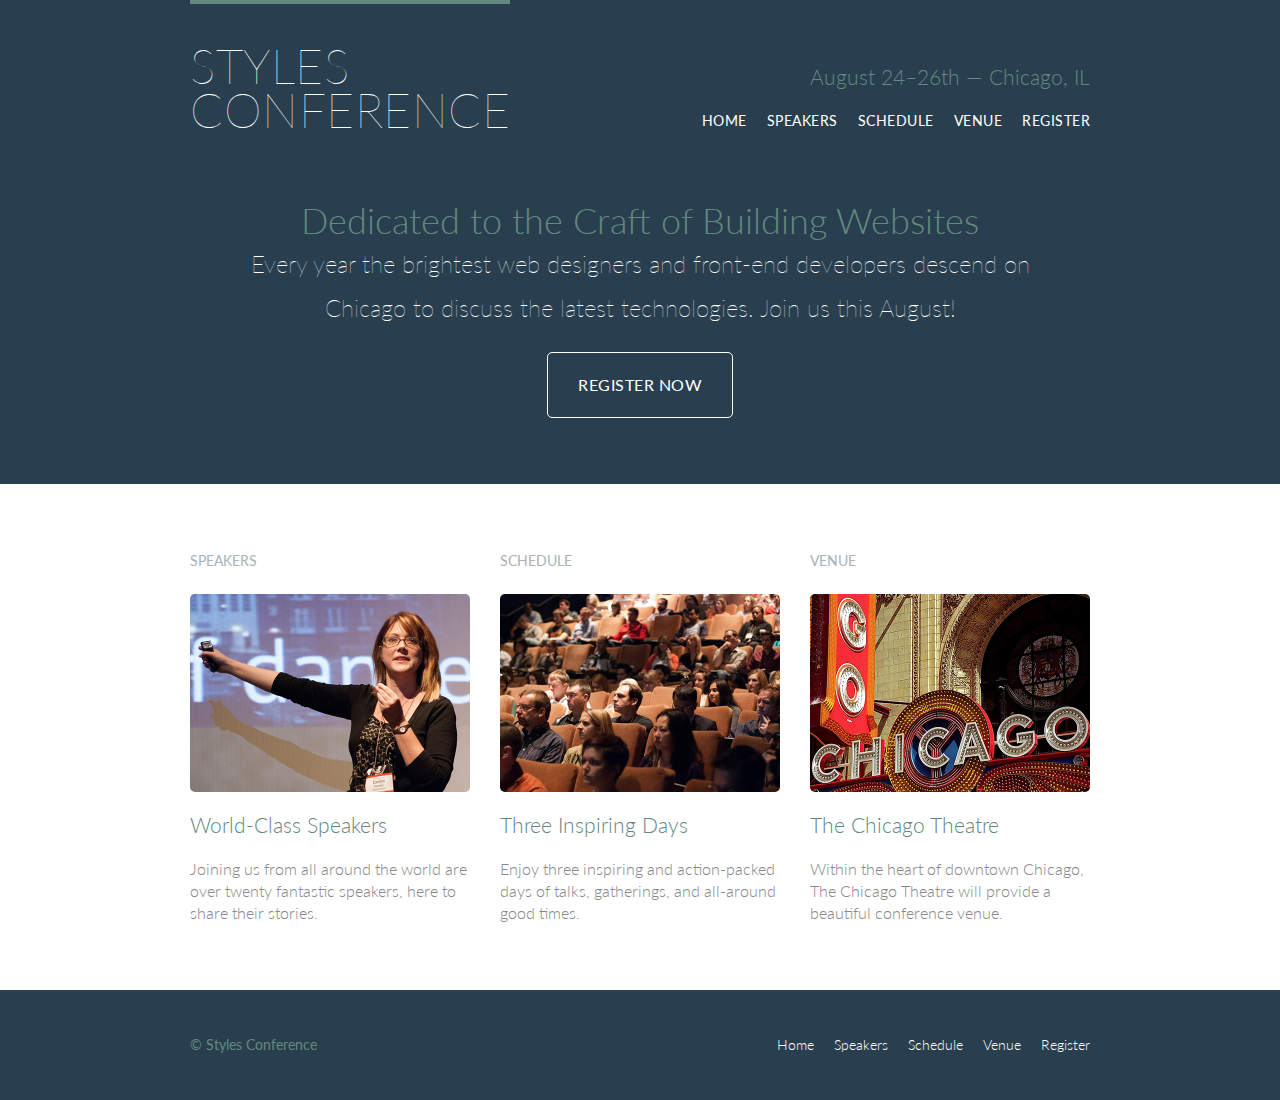
<file: index.html>
<!DOCTYPE html>
<html lang="en">
  <head>
    <meta charset="utf-8">
    <title>Styles Conference</title>
    <link rel="stylesheet" href="assets/stylesheets/main.css">
    <link rel="stylesheet"
    href="http://fonts.googleapis.com/css?family=Lato:100,300,400">
  </head>

  <body>
    <header class="primary-header container group">
      <h1 class="logo">
        <a href="index.html">Styles <br> Conference </a> 
      </h1>
      <h3 class="tagline">August 24&ndash;26th &mdash; Chicago, IL</h3>
      <nav class="nav primary-nav">
        <ul>
          <li><a href="index.html">Home</a></li><!--
          --><li><a href="speakers.html">Speakers</a></li><!--
          --><li><a href="schedule.html">Schedule</a></li><!--
          --><li><a href="venue.html">Venue</a></li><!--
          --><li><a href="register.html">Register</a></li>
        </ul>
      </nav>
    </header>

    <section class="hero container">
        <h2>Dedicated to the Craft of Building Websites</h2>
        <p>Every year the brightest web designers and front-end developers descend on Chicago to discuss the latest technologies. Join us this August!</p>
        <a class="btn btn-alt" href="register.html">Register Now</a>
    </section>

    <section class="row">
      <div class="grid">
         <!-- Speakers -->
        <section class="teaser col-1-3">
            <h5>Speakers</h5>
            <a href="speakers.html">
              <img src="assets/images/home/speakers.jpg" alt="Professional Speaker">
              <h3>World-Class Speakers</h3>
            </a>
            <p>Joining us from all around the world are over twenty fantastic speakers, here to share their stories.</p>
          </section><!--
              Schedule
            --><section class="teaser col-1-3">
            <h5>Schedule</h5>
              <a href="schedule.html">
                  <img src="assets/images/home/schedule.jpg" alt="schedule">
                  <h3>Three Inspiring Days</h3>
              </a>
              <p>Enjoy three inspiring and action-packed days of talks, gatherings, and all-around good times.</p>
          </section><!--
                 Venue
          --><section class="teaser col-1-3">
              <h5>Venue</h5>
              <a href="venue.html">
                <img src="assets/images/home/venue.jpg" alt="venue">
                <h3>The Chicago Theatre</h3>
              </a>
              <p>Within the heart of downtown Chicago, The Chicago Theatre will provide a beautiful conference venue.</p>
          </section>

          </div>
    </section>

    <footer class="primary-footer container group">
        <small>&copy; Styles Conference</small>

        <nav class="nav">
          <ul>
            <li><a href="index.html">Home</a></li><!--
            --><li><a href="speakers.html">Speakers</a></li><!--
            --><li><a href="schedule.html">Schedule</a></li><!--
            --><li><a href="venue.html">Venue</a></li><!--
            --><li><a href="register.html">Register</a></li>
          </ul>
        </nav>
    </footer>
   
  </body>
</html>
</file>
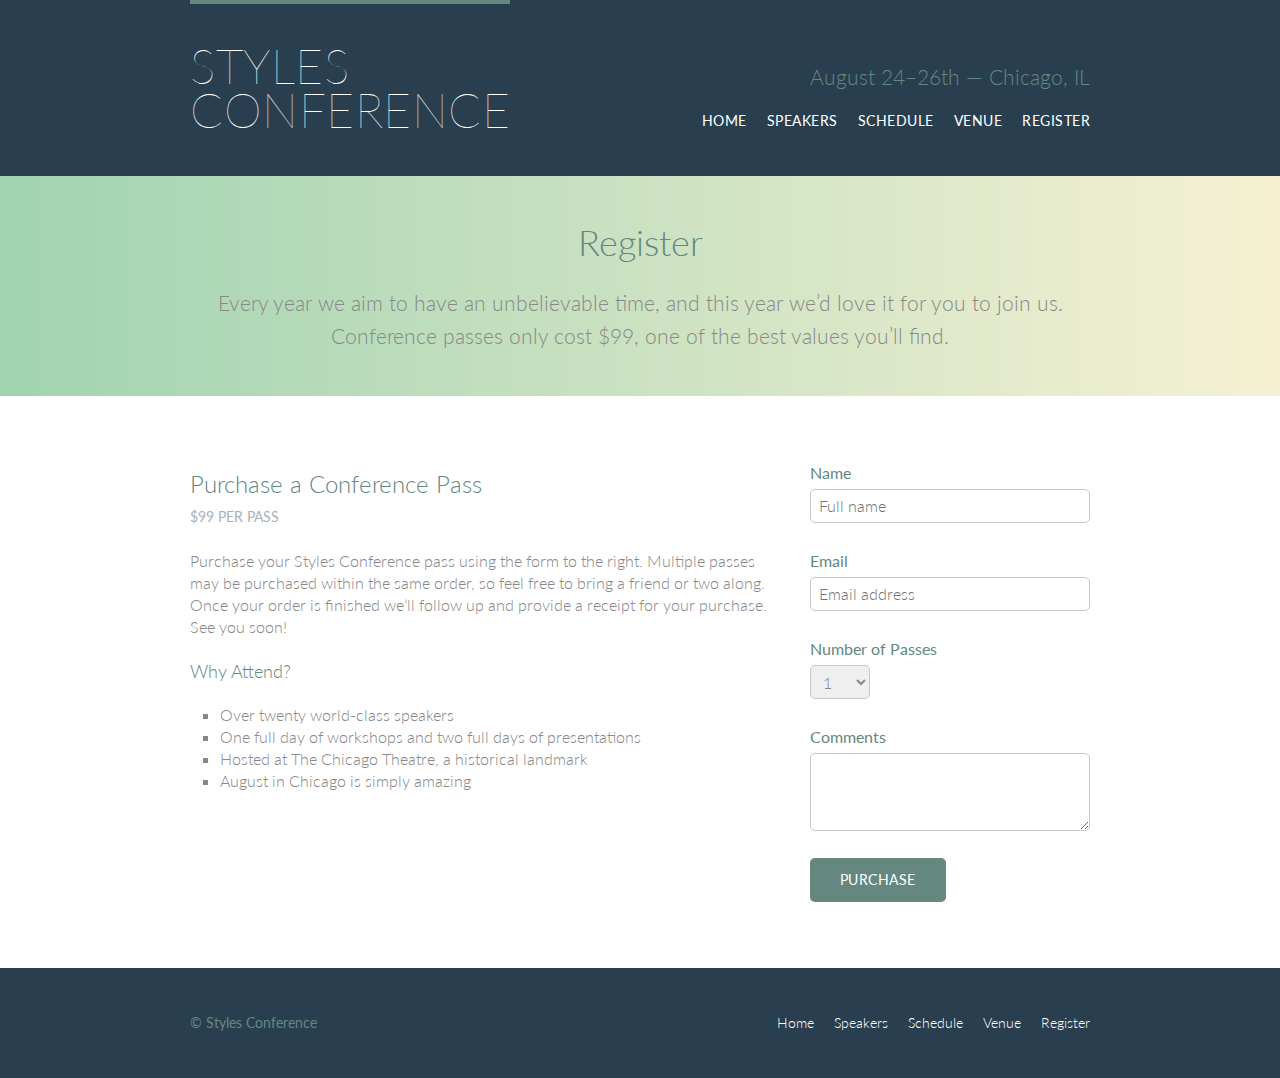
<file: register.html>
<!DOCTYPE html>
<html lang="en">
  <head>
    <meta charset="utf-8">
    <title>Styles Conference</title>
    <link rel="stylesheet" href="assets/stylesheets/main.css">
    <link rel="stylesheet"
    href="http://fonts.googleapis.com/css?family=Lato:100,300,400">
  </head>

  <body>
    <header class="primary-header container group">
        <h1 class="logo">
            <a href="index.html">Styles <br> Conference </a> 
        </h1>
        <h3 class="tagline">August 24&ndash;26th &mdash; Chicago, IL</h3>
        <nav class="nav primary-nav">
            <ul>
                <li><a href="index.html">Home</a></li><!--
                --><li><a href="speakers.html">Speakers</a></li><!--
                --><li><a href="schedule.html">Schedule</a></li><!--
                --><li><a href="venue.html">Venue</a></li><!--
                --><li><a href="register.html">Register</a></li>
              </ul>
        </nav>
    </header>

    <section class="row-alt">
        <div class="lead container">      
          <h1>Register</h1>
          <p>Every year we aim to have an unbelievable time, and this year we’d love it for you to join us. Conference passes only cost $99, one of the best values you’ll find.</p>        
        </div>
    </section>

    <section class="row">
        <div class="grid">

            <section class="col-2-3">
                <h2>Purchase a Conference Pass</h2>
                <h5>$99 per Pass</h5>
                <p>Purchase your Styles Conference pass using the form to the right. Multiple passes may be purchased within the same order, so feel free to bring a friend or two along. Once your order is finished we&#8217;ll follow up and provide a receipt for your purchase. See you soon!</p>
                <h4>Why Attend?</h4>  
                <ul class="why-attend">
                    <li>Over twenty world-class speakers</li>
                    <li>One full day of workshops and two full days of presentations</li>
                    <li>Hosted at The Chicago Theatre, a historical landmark</li>
                    <li>August in Chicago is simply amazing</li>
                </ul>    
            </section><!--

            --><form class="col-1-3" action="#" method="post">
                 <fieldset class="register-group">
                    <label>
                        Name
                        <input type="text" name="name" placeholder="Full name" required>
                    </label>
                
                    <label>
                        Email
                        <input type="email" name="email" placeholder="Email address" required>
                    </label>
                
                    <label>
                       Number of Passes
                      <select name="quantity" required>
                        <option value="1" selected>1</option>
                        <option value="2">2</option>
                        <option value="3">3</option>
                        <option value="4">4</option>
                        <option value="5">5</option>
                      </select>
                    </label>
                
                    <label>
                      Comments
                      <textarea name="comments"></textarea>
                    </label>
                
                 </fieldset>                
                <input class="btn btn-default" type="submit" name="submit" value="Purchase">
              </form>
          
        </div>
    </section>

    <footer class="primary-footer container group">
        <small>&copy; Styles Conference</small>
        <nav class="nav">
            <li><a href="index.html">Home</a></li><!--
            --><li><a href="speakers.html">Speakers</a></li><!--
            --><li><a href="schedule.html">Schedule</a></li><!--
            --><li><a href="venue.html">Venue</a></li><!--
            --><li><a href="register.html">Register</a></li>
          </ul>
          </nav>
      </footer>
  </body>
</file>
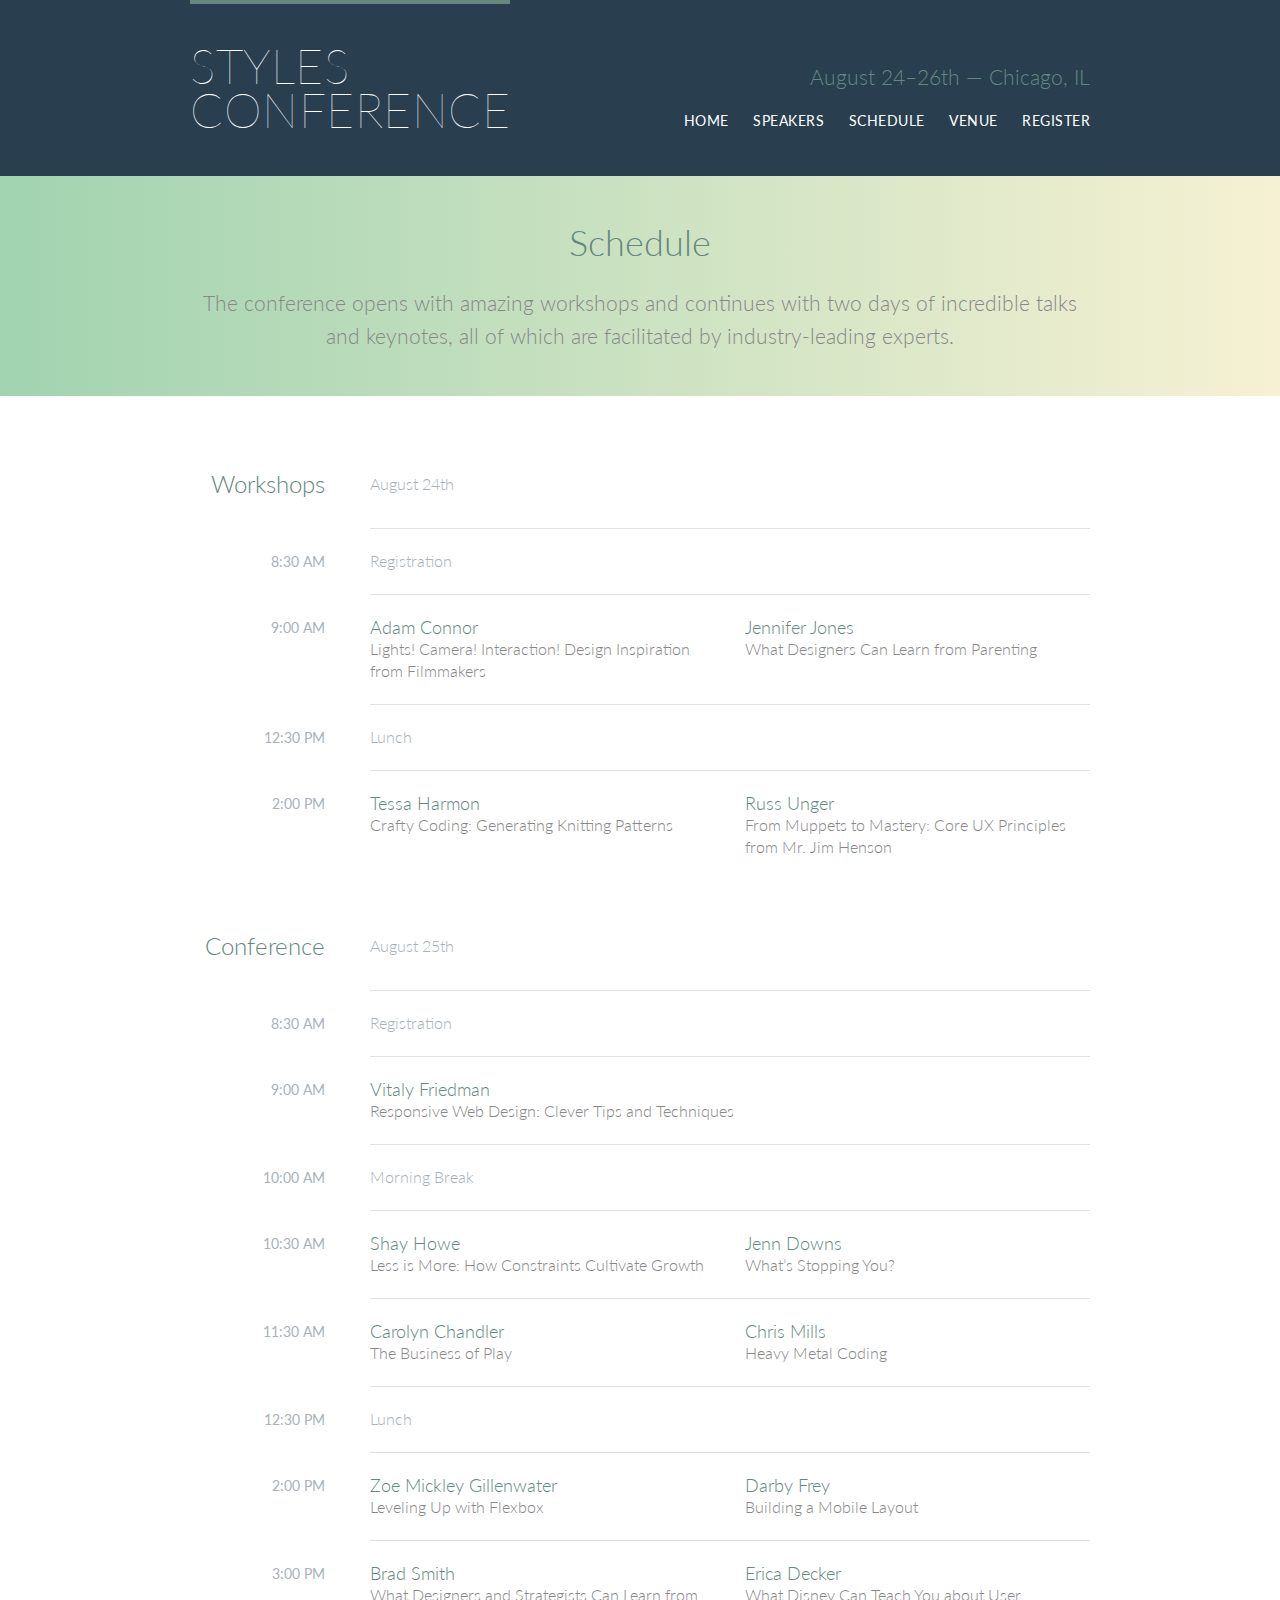
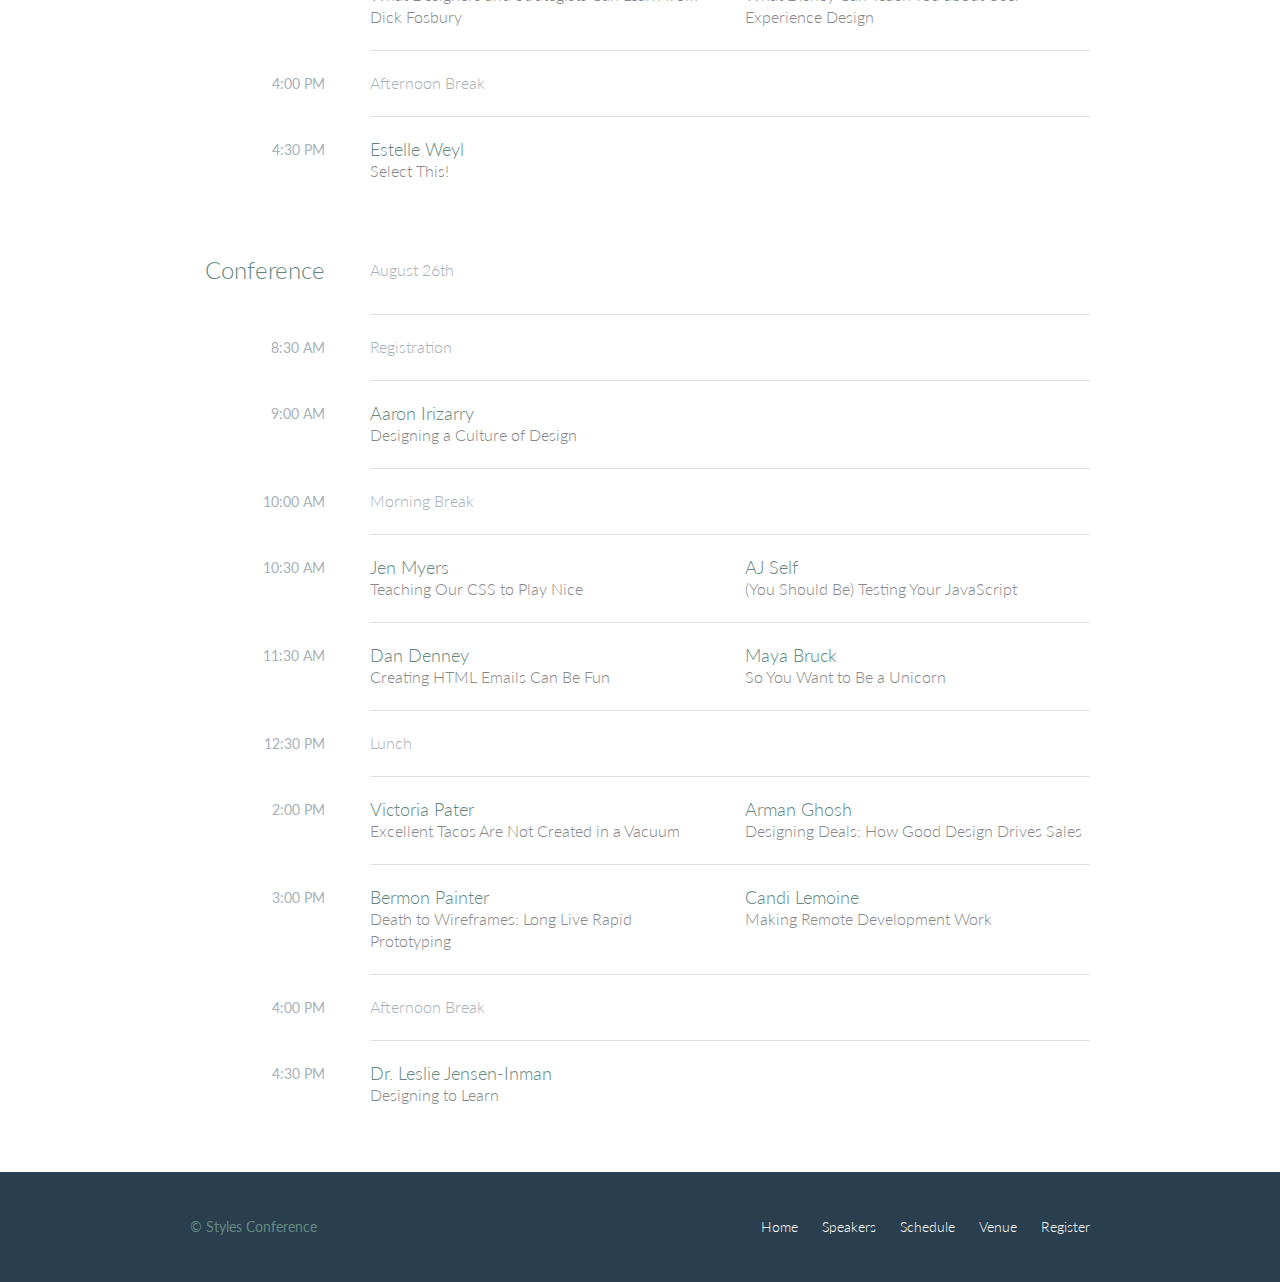
<file: schedule.html>
<!DOCTYPE html>
<html lang="en">

<head>
    <meta charset="utf-8">
    <title>Styles Conference</title>
    <link rel="stylesheet" href="assets/stylesheets/main.css">
    <link rel="stylesheet" href="http://fonts.googleapis.com/css?family=Lato:100,300,400">
</head>

<body>
    <header class="primary-header container group">
        <h1 class="logo">
            <a href="index.html">Styles <br> Conference </a>
        </h1>
        <h3 class="tagline">August 24&ndash;26th &mdash; Chicago, IL</h3>
        <nav class="nav primary-nav">
            <ul>
                <li><a href="index.html">Home</a></li><!--
            -->
                <li><a href="speakers.html">Speakers</a></li><!--
            -->
                <li><a href="schedule.html">Schedule</a></li><!--
            -->
                <li><a href="venue.html">Venue</a></li><!--
            -->
                <li><a href="register.html">Register</a></li>
            </ul>
        </nav>
    </header>

    <section class="row-alt">
        <div class="lead container">

            <h1>Schedule</h1>

            <p>The conference opens with amazing workshops and continues with two days of incredible talks and keynotes,
                all of which are facilitated by industry-leading experts.</p>
        </div>
    </section>

    <section class="row">
        <div class="container">
            <table>
                <thead>
                    <tr>
                        <th scope="row">
                            Workshops
                        </th>
                        <td class="schedule-offset" colspan="2">
                            August 24th
                        </td>
                    </tr>
                </thead>
                <tbody>
                    <tr>
                        <th scope="row">
                            <time datetime="08:30:00">8:30 AM</time>
                        </th>
                        <td class="schedule-offset" colspan="2">
                            Registration
                        </td>
                    </tr>
                    <tr>
                        <th scope="row">
                            <time datetime="09:00:00">9:00 AM</time>
                        </th>
                        <td>
                            <a href="speakers.html#adam-connor">
                                <h4>Adam Connor</h4>
                                Lights! Camera! Interaction! Design Inspiration from Filmmakers
                            </a>
                        </td>
                        <td>
                            <a href="speakers.html#jennifer-jones">
                                <h4>Jennifer Jones</h4>
                                What Designers Can Learn from Parenting
                            </a>
                        </td>
                    </tr>
                    <tr>
                        <th scope="row">
                            <time datetime="12:30:00">12:30 PM</time>
                        </th>
                        <td class="schedule-offset" colspan="2">
                            Lunch
                        </td>
                    </tr>
                    <tr>
                        <th scope="row">
                            <time datetime="14:00">2:00 PM</time>
                        </th>
                        <td>
                            <a href="speakers.html#tessa-harmon">
                                <h4>Tessa Harmon</h4>
                                Crafty Coding: Generating Knitting Patterns
                            </a>
                        </td>
                        <td>
                            <a href="speakers.html#russ-unger">
                                <h4>Russ Unger</h4>
                                From Muppets to Mastery: Core UX Principles from Mr. Jim Henson
                            </a>
                        </td>
                    </tr>
                </tbody>
            </table>

            <table>
                <thead>
                    <tr>
                        <th scope="row">
                            Conference
                        </th>
                        <td class="schedule-offset" colspan="2">
                            August 25th
                        </td>
                    </tr>
                </thead>
                <tbody>
                    <tr>
                        <th scope="row">
                            <time datetime="08:30:00">8:30 AM</time>
                        </th>
                        <td class="schedule-offset" colspan="2">
                            Registration
                        </td>
                    </tr>
                    <tr>
                        <th scope="row">
                            <time datetime="09:00:00">9:00 AM</time>
                        </th>
                        <td colspan="2">
                            <a href="speakers.html#vitaly-friedman">
                                <h4>Vitaly Friedman</h4>
                                Responsive Web Design: Clever Tips and Techniques
                            </a>
                        </td>
                    </tr>
                    <tr>
                        <th scope="row">
                            <time datetime="10:00:00">10:00 AM</time>
                        </th>
                        <td class="schedule-offset" colspan="2">
                            Morning Break
                        </td>
                    </tr>
                    <tr>
                        <th scope="row">
                            <time datetime="10:30:00">10:30 AM</time>
                        </th>
                        <td>
                            <a href="speakers.html#shay-howe">
                                <h4>Shay Howe</h4>
                                Less is More: How Constraints Cultivate Growth
                            </a>
                        </td>
                        <td>
                            <a href="speakers.html#jenn-downs">
                                <h4>Jenn Downs</h4>
                                What’s Stopping You?
                            </a>
                        </td>
                    </tr>
                    <tr>
                        <th scope="row">
                            <time datetime="11:30:00">11:30 AM</time>
                        </th>
                        <td>
                            <a href="speakers.html#carolyn-chandler">
                                <h4>Carolyn Chandler</h4>
                                The Business of Play
                            </a>
                        </td>
                        <td>
                            <a href="speakers.html#chris-mills">
                                <h4>Chris Mills</h4>
                                Heavy Metal Coding
                            </a>
                        </td>
                    </tr>
                    <tr>
                        <th scope="row">
                            <time datetime="12:30:00">12:30 PM</time>
                        </th>
                        <td class="schedule-offset" colspan="2">
                            Lunch
                        </td>
                    </tr>
                    <tr>
                        <th scope="row">
                            <time datetime="14:00">2:00 PM</time>
                        </th>
                        <td>
                            <a href="speakers.html#zoe-mickley-gillenwater">
                                <h4>Zoe Mickley Gillenwater</h4>
                                Leveling Up with Flexbox
                            </a>
                        </td>
                        <td>
                            <a href="speakers.html#darby-frey">
                                <h4>Darby Frey</h4>
                                Building a Mobile Layout
                            </a>
                        </td>
                    </tr>
                    <tr>
                        <th scope="row">
                            <time datetime="15:00:00">3:00 PM</time>
                        </th>
                        <td>
                            <a href="speakers.html#brad-smith">
                                <h4>Brad Smith</h4>
                                What Designers and Strategists Can Learn from Dick Fosbury
                            </a>
                        </td>
                        <td>
                            <a href="speakers.html#erica-decker">
                                <h4>Erica Decker</h4>
                                What Disney Can Teach You about User Experience Design
                            </a>
                        </td>
                    </tr>
                    <tr>
                        <th scope="row">
                            <time datetime="16:00:00">4:00 PM</time>
                        </th>
                        <td class="schedule-offset" colspan="2">
                            Afternoon Break
                        </td>
                    </tr>
                    <tr>
                        <th scope="row">
                            <time datetime="16:30:00">4:30 PM</time>
                        </th>
                        <td colspan="2">
                            <a href="speakers.html#estelle-weyl">
                                <h4>Estelle Weyl</h4>
                                Select This!
                            </a>
                        </td>
                    </tr>
                </tbody>
            </table>

            <table>
                <thead>
                    <tr>
                        <th scope="row">
                            Conference
                        </th>
                        <td class="schedule-offset" colspan="2">
                            August 26th
                        </td>
                    </tr>
                </thead>
                <tbody>
                    <tr>
                        <th scope="row">
                            <time datetime="08:30:00">8:30 AM</time>
                        </th>
                        <td class="schedule-offset" colspan="2">
                            Registration
                        </td>
                    </tr>
                    <tr>
                        <th scope="row">
                            <time datetime="09:00:00">9:00 AM</time>
                        </th>
                        <td colspan="2">
                            <a href="speakers.html#aaron-irizarry">
                                <h4>Aaron Irizarry</h4>
                                Designing a Culture of Design
                            </a>
                        </td>
                    </tr>
                    <tr>
                        <th scope="row">
                            <time datetime="10:00:00">10:00 AM</time>
                        </th>
                        <td class="schedule-offset" colspan="2">
                            Morning Break
                        </td>
                    </tr>
                    <tr>
                        <th scope="row">
                            <time datetime="10:30:00">10:30 AM</time>
                        </th>
                        <td>
                            <a href="speakers.html#jen-myers">
                                <h4>Jen Myers</h4>
                                Teaching Our CSS to Play Nice
                            </a>
                        </td>
                        <td>
                            <a href="speakers.html#aj-self">
                                <h4>AJ Self</h4>
                                (You Should Be) Testing Your JavaScript
                            </a>
                        </td>
                    </tr>
                    <tr>
                        <th scope="row">
                            <time datetime="11:30:00">11:30 AM</time>
                        </th>
                        <td>
                            <a href="speakers.html#dan-denney">
                                <h4>Dan Denney</h4>
                                Creating HTML Emails Can Be Fun
                            </a>
                        </td>
                        <td>
                            <a href="speakers.html#maya-bruck">
                                <h4>Maya Bruck</h4>
                                So You Want to Be a Unicorn
                            </a>
                        </td>
                    </tr>
                    <tr>
                        <th scope="row">
                            <time datetime="12:30:00">12:30 PM</time>
                        </th>
                        <td class="schedule-offset" colspan="2">
                            Lunch
                        </td>
                    </tr>
                    <tr>
                        <th scope="row">
                            <time datetime="14:00">2:00 PM</time>
                        </th>
                        <td>
                            <a href="speakers.html#victoria-pater">
                                <h4>Victoria Pater</h4>
                                Excellent Tacos Are Not Created in a Vacuum
                            </a>
                        </td>
                        <td>
                            <a href="speakers.html#arman-ghosh">
                                <h4>Arman Ghosh</h4>
                                Designing Deals: How Good Design Drives Sales
                            </a>
                        </td>
                    </tr>
                    <tr>
                        <th scope="row">
                            <time datetime="15:00:00">3:00 PM</time>
                        </th>
                        <td>
                            <a href="speakers.html#bermon-painter">
                                <h4>Bermon Painter</h4>
                                Death to Wireframes: Long Live Rapid Prototyping
                            </a>
                        </td>
                        <td>
                            <a href="speakers.html#candi-lemoine">
                                <h4>Candi Lemoine</h4>
                                Making Remote Development Work
                            </a>
                        </td>
                    </tr>
                    <tr>
                        <th scope="row">
                            <time datetime="16:00:00">4:00 PM</time>
                        </th>
                        <td class="schedule-offset" colspan="2">
                            Afternoon Break
                        </td>
                    </tr>
                    <tr>
                        <th scope="row">
                            <time datetime="16:30:00">4:30 PM</time>
                        </th>
                        <td colspan="2">
                            <a href="speakers.html#leslie-jensen-inman">
                                <h4>Dr. Leslie Jensen-Inman</h4>
                                Designing to Learn
                            </a>
                        </td>
                    </tr>
                </tbody>
            </table>
        </div>
    </section>

    <footer class="primary-footer container group">
        <small>&copy; Styles Conference</small>

        <nav class="nav">
            <li><a href="index.html">Home</a></li><!--
            -->
            <li><a href="speakers.html">Speakers</a></li><!--
            -->
            <li><a href="schedule.html">Schedule</a></li><!--
            -->
            <li><a href="venue.html">Venue</a></li><!--
            -->
            <li><a href="register.html">Register</a></li>
            </ul>
        </nav>
    </footer>
</body>
</file>
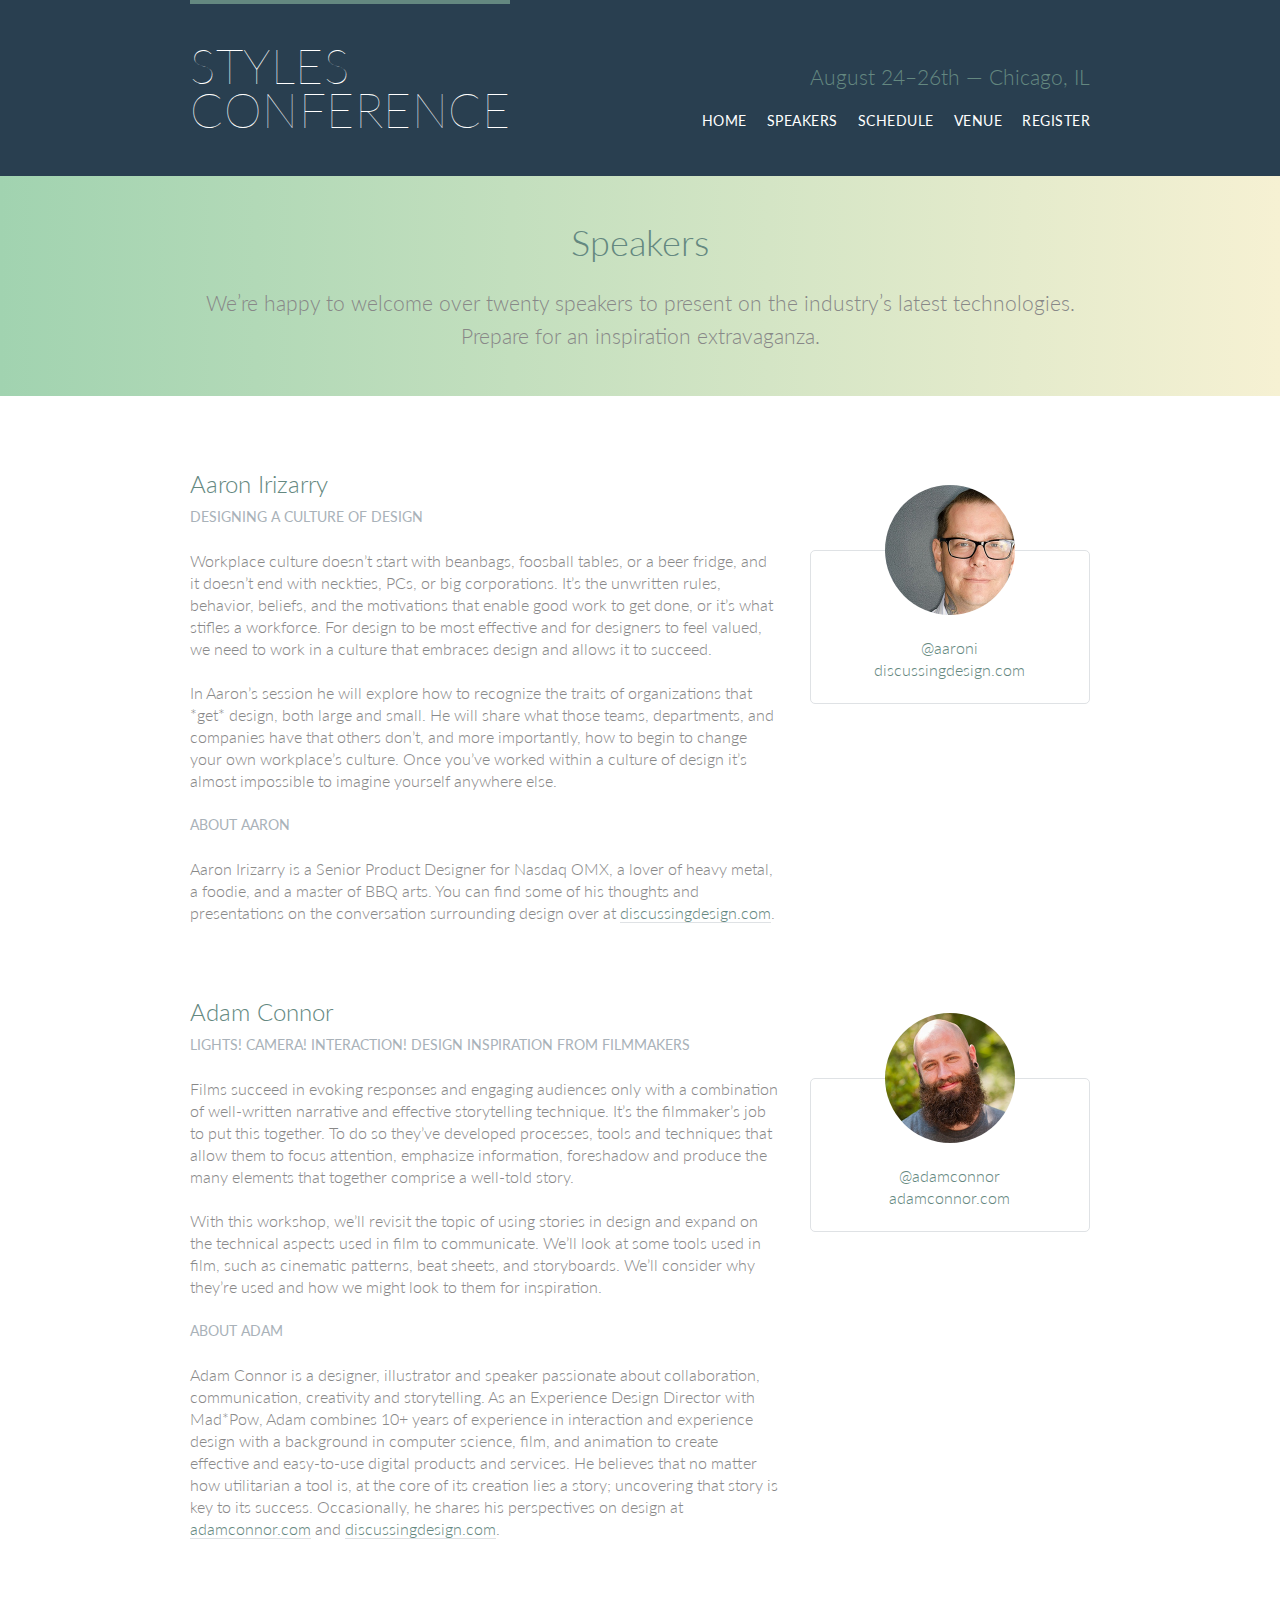
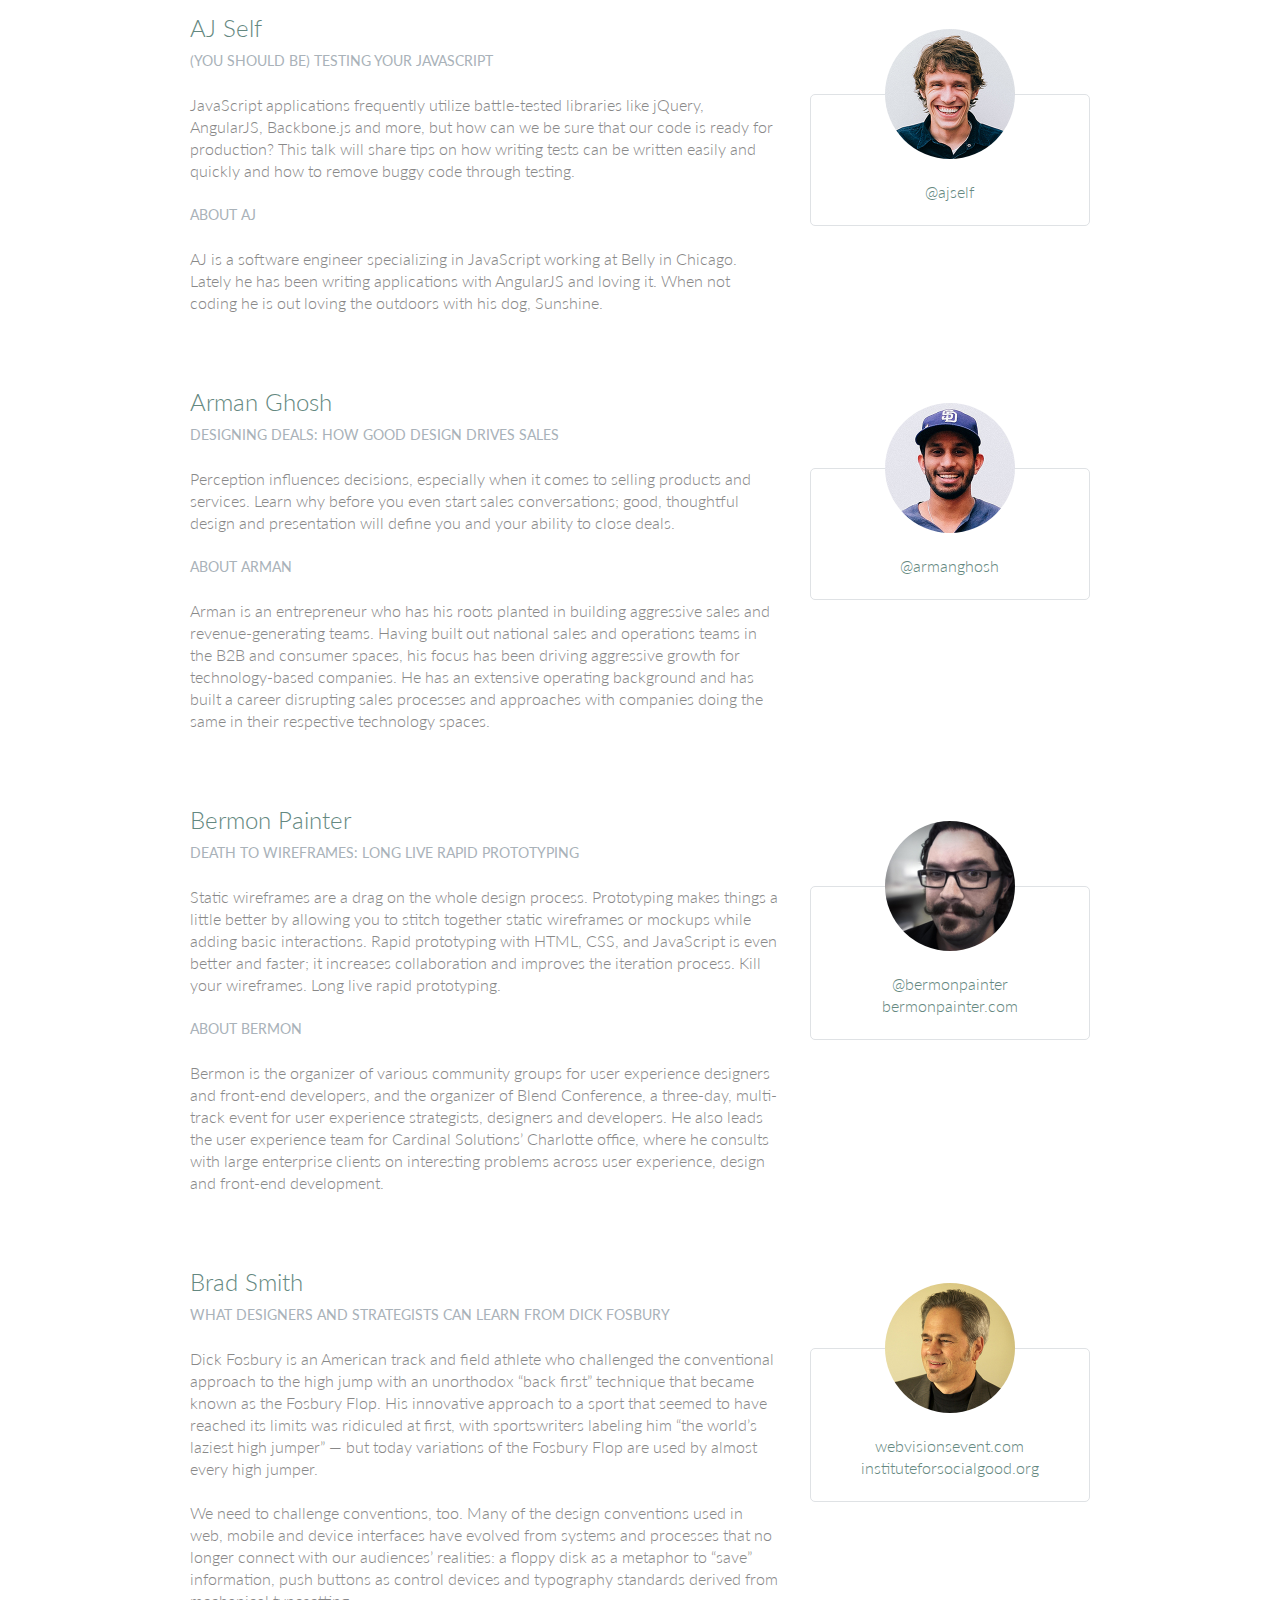
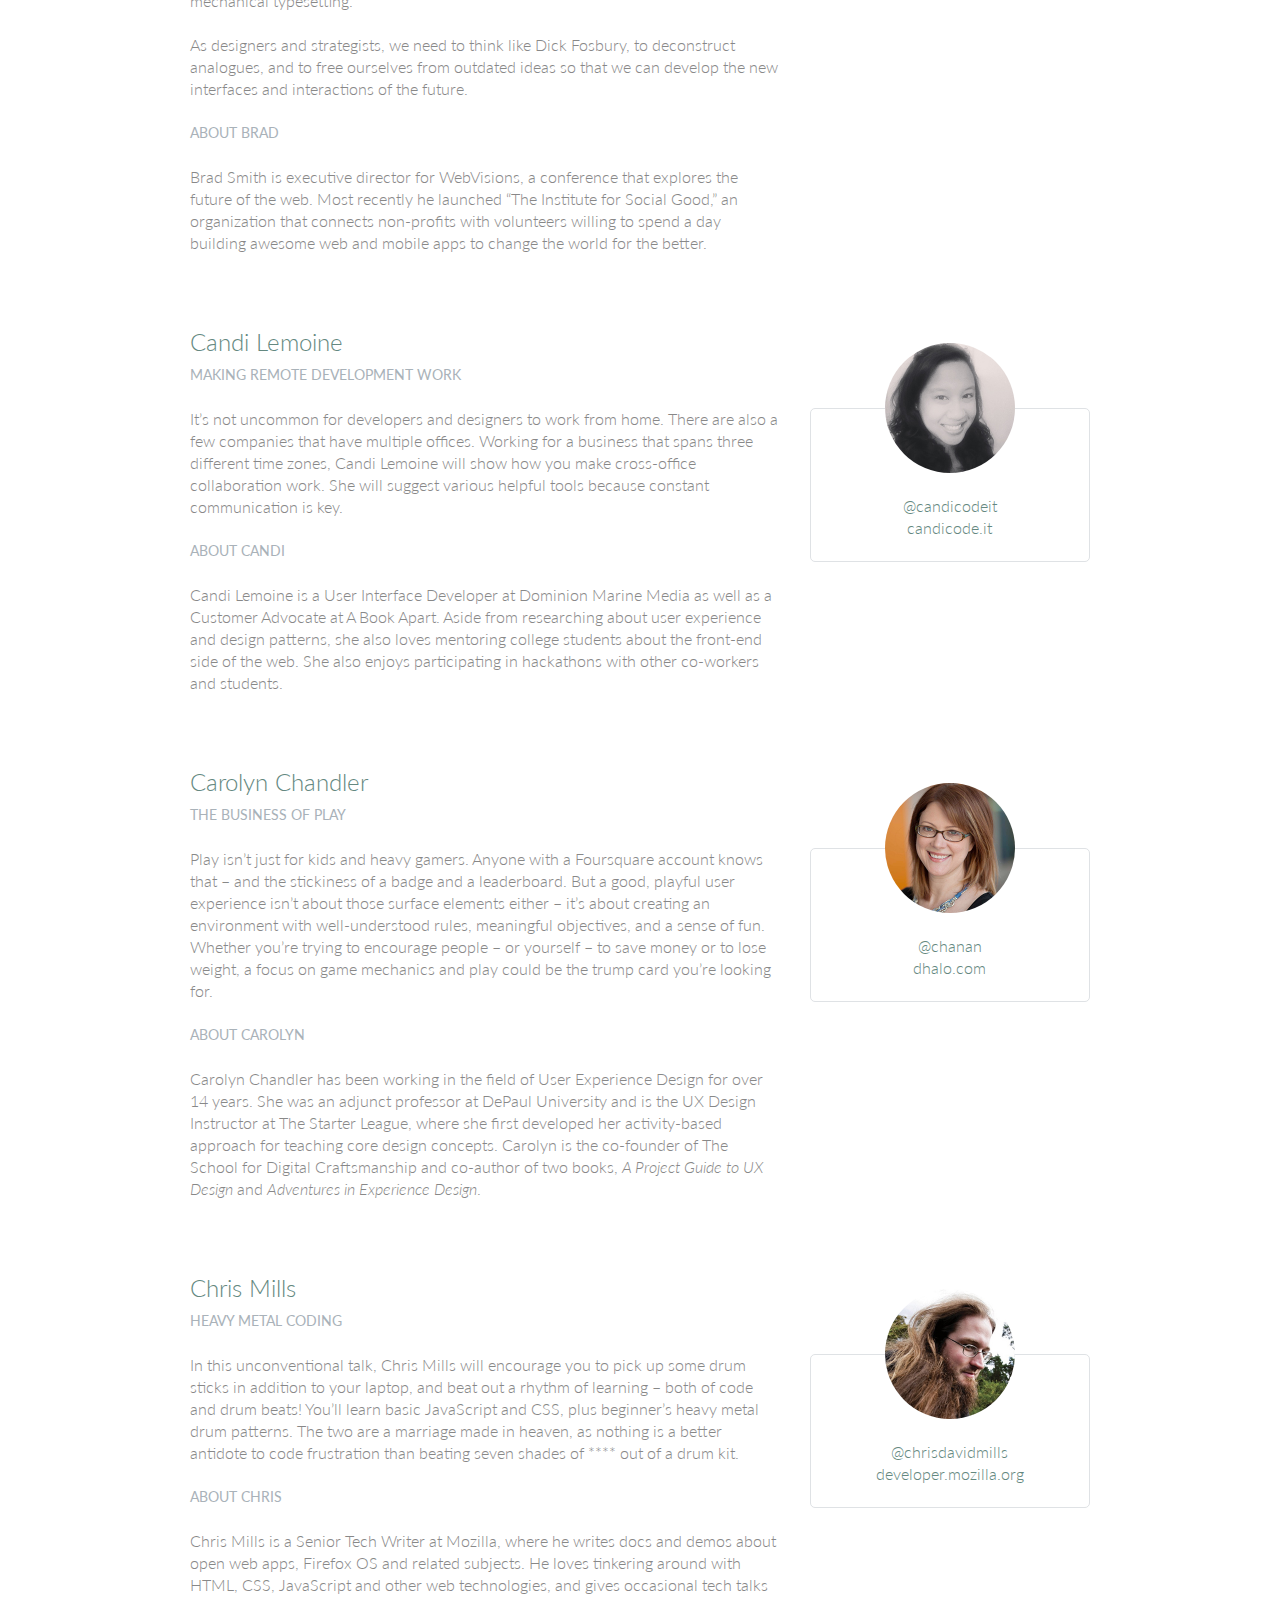
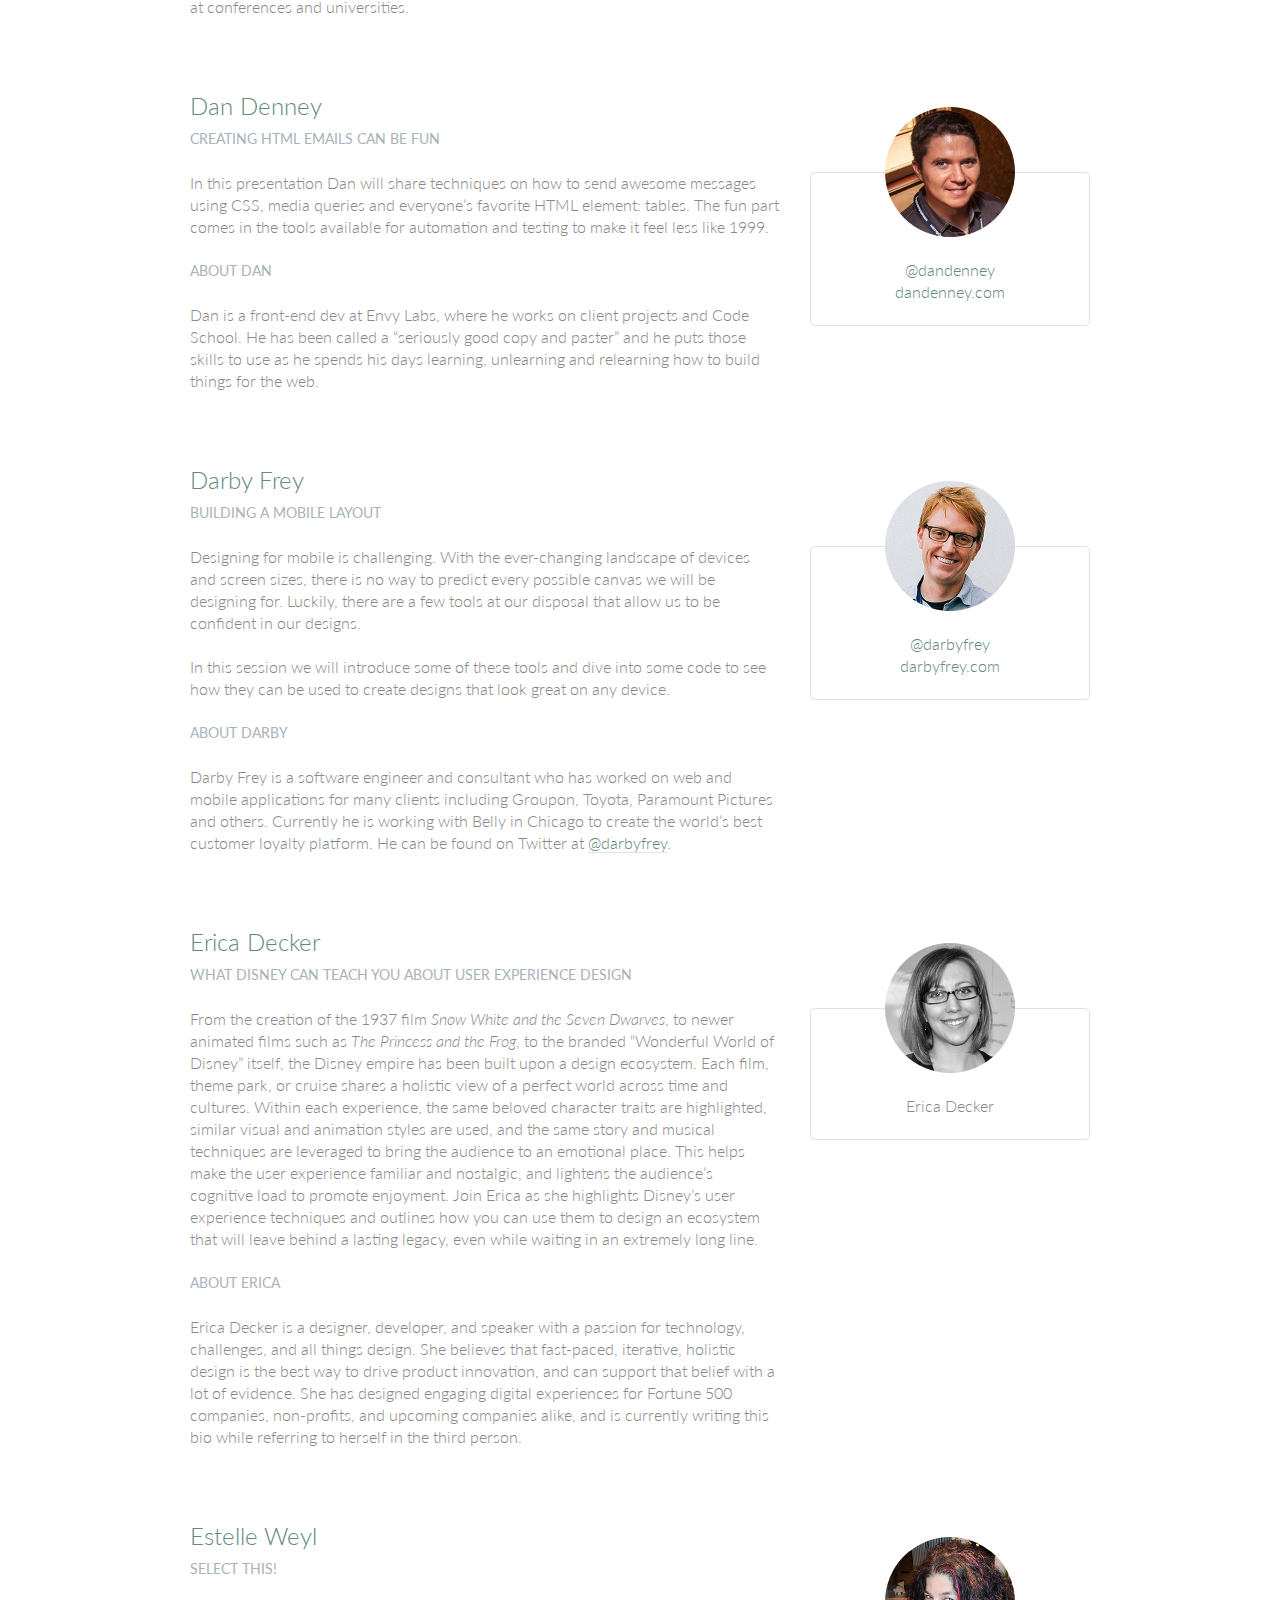
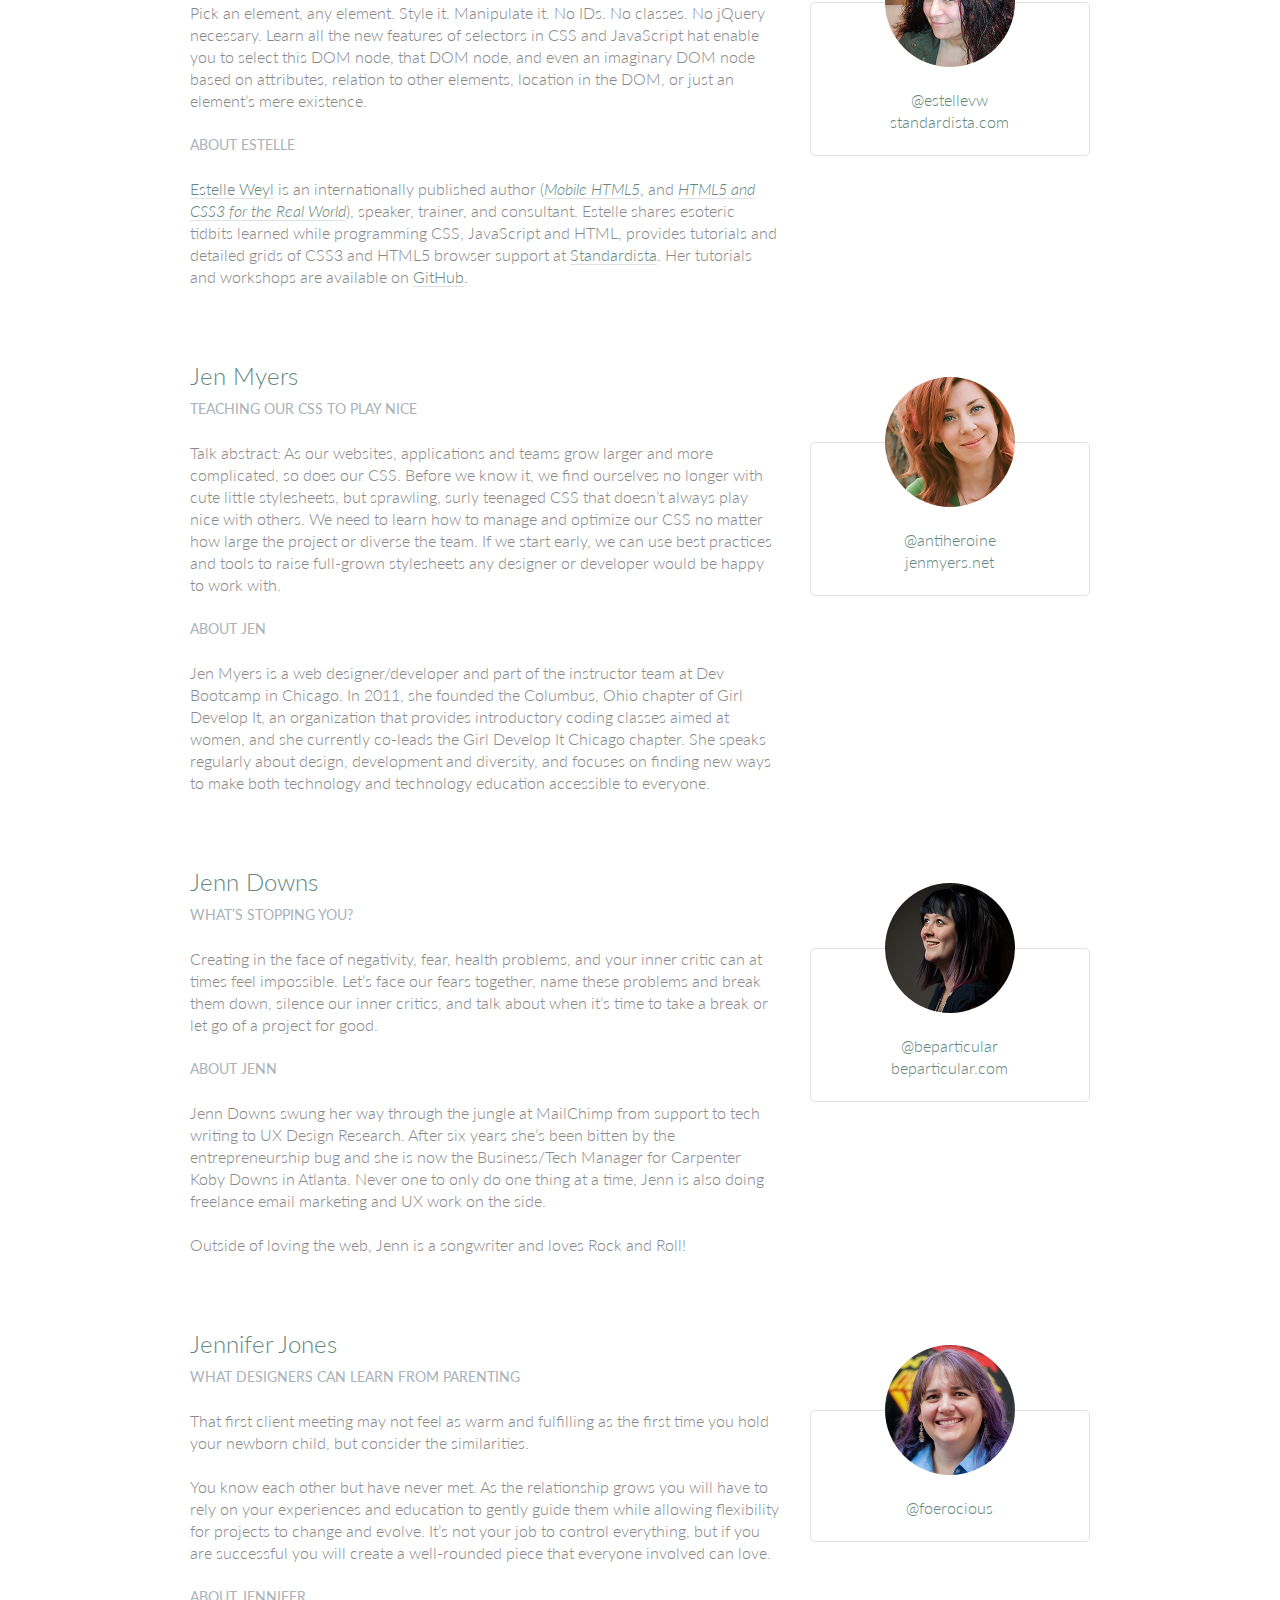
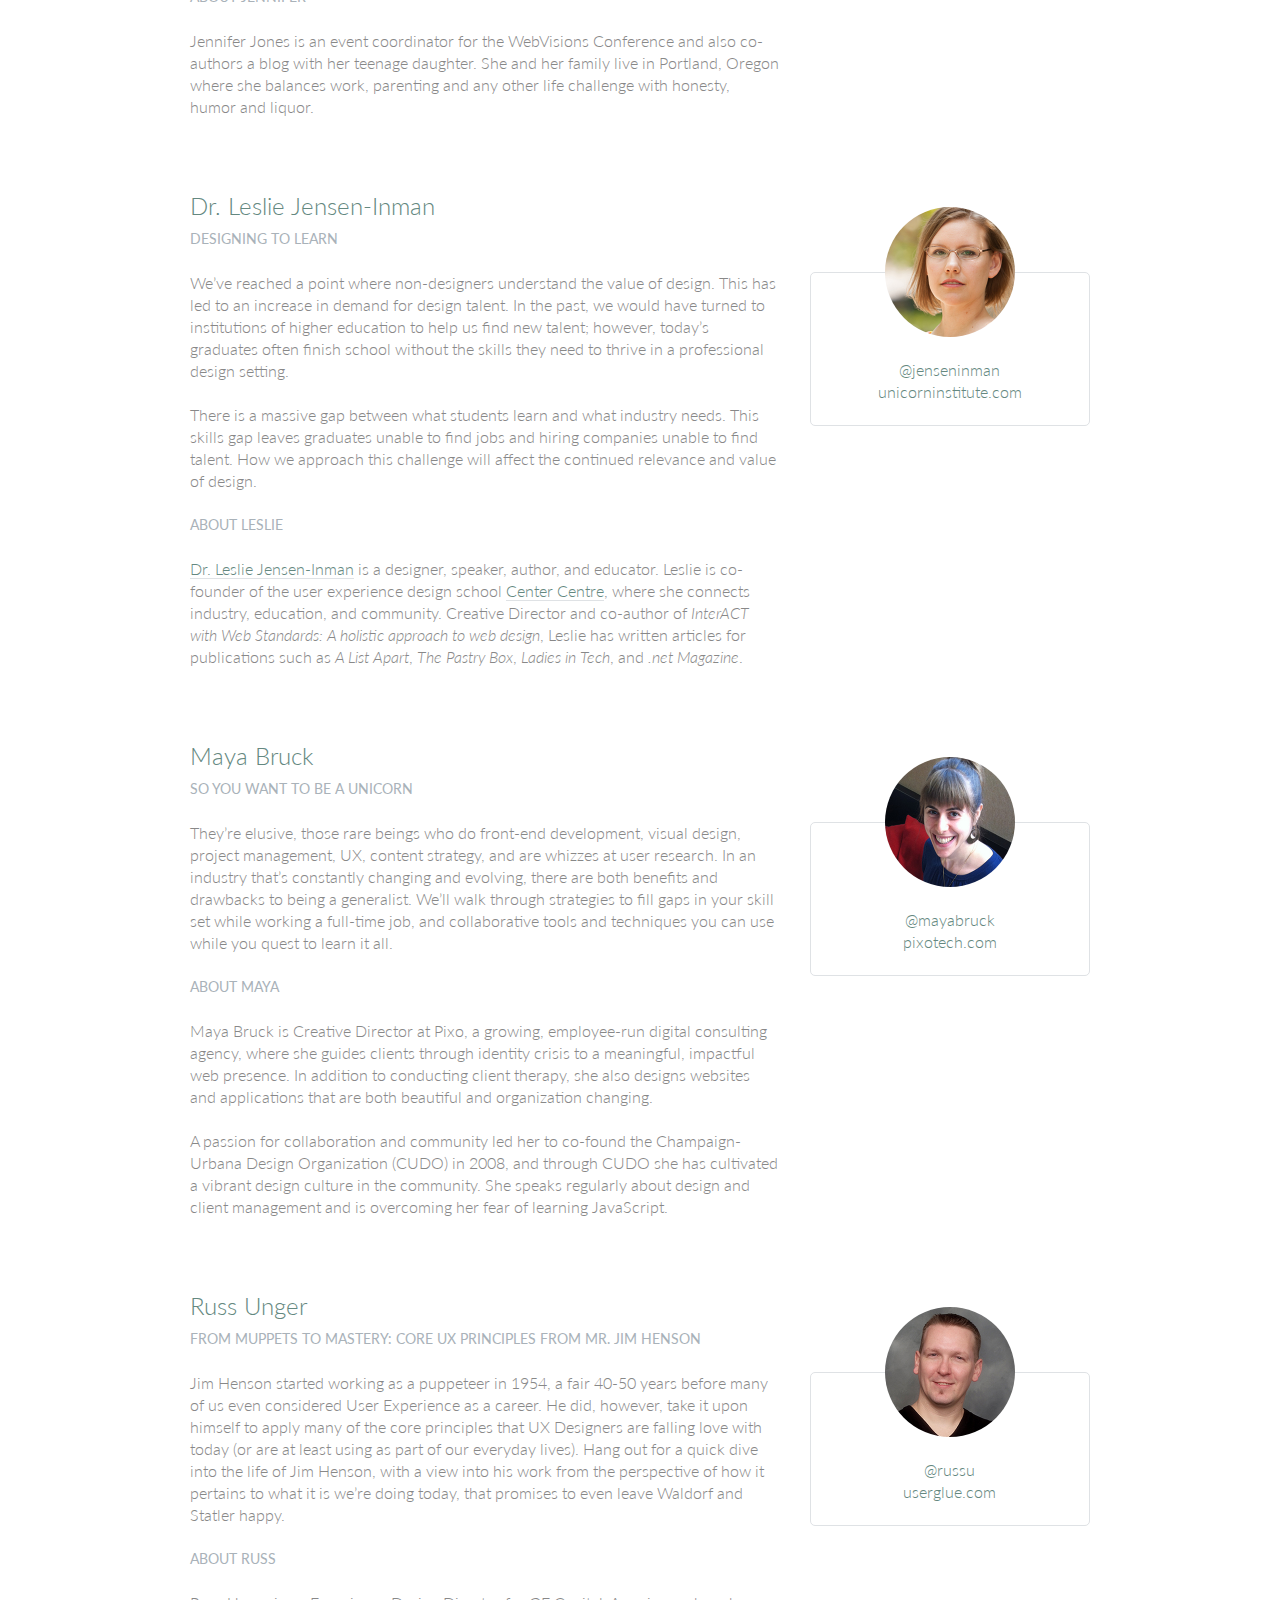
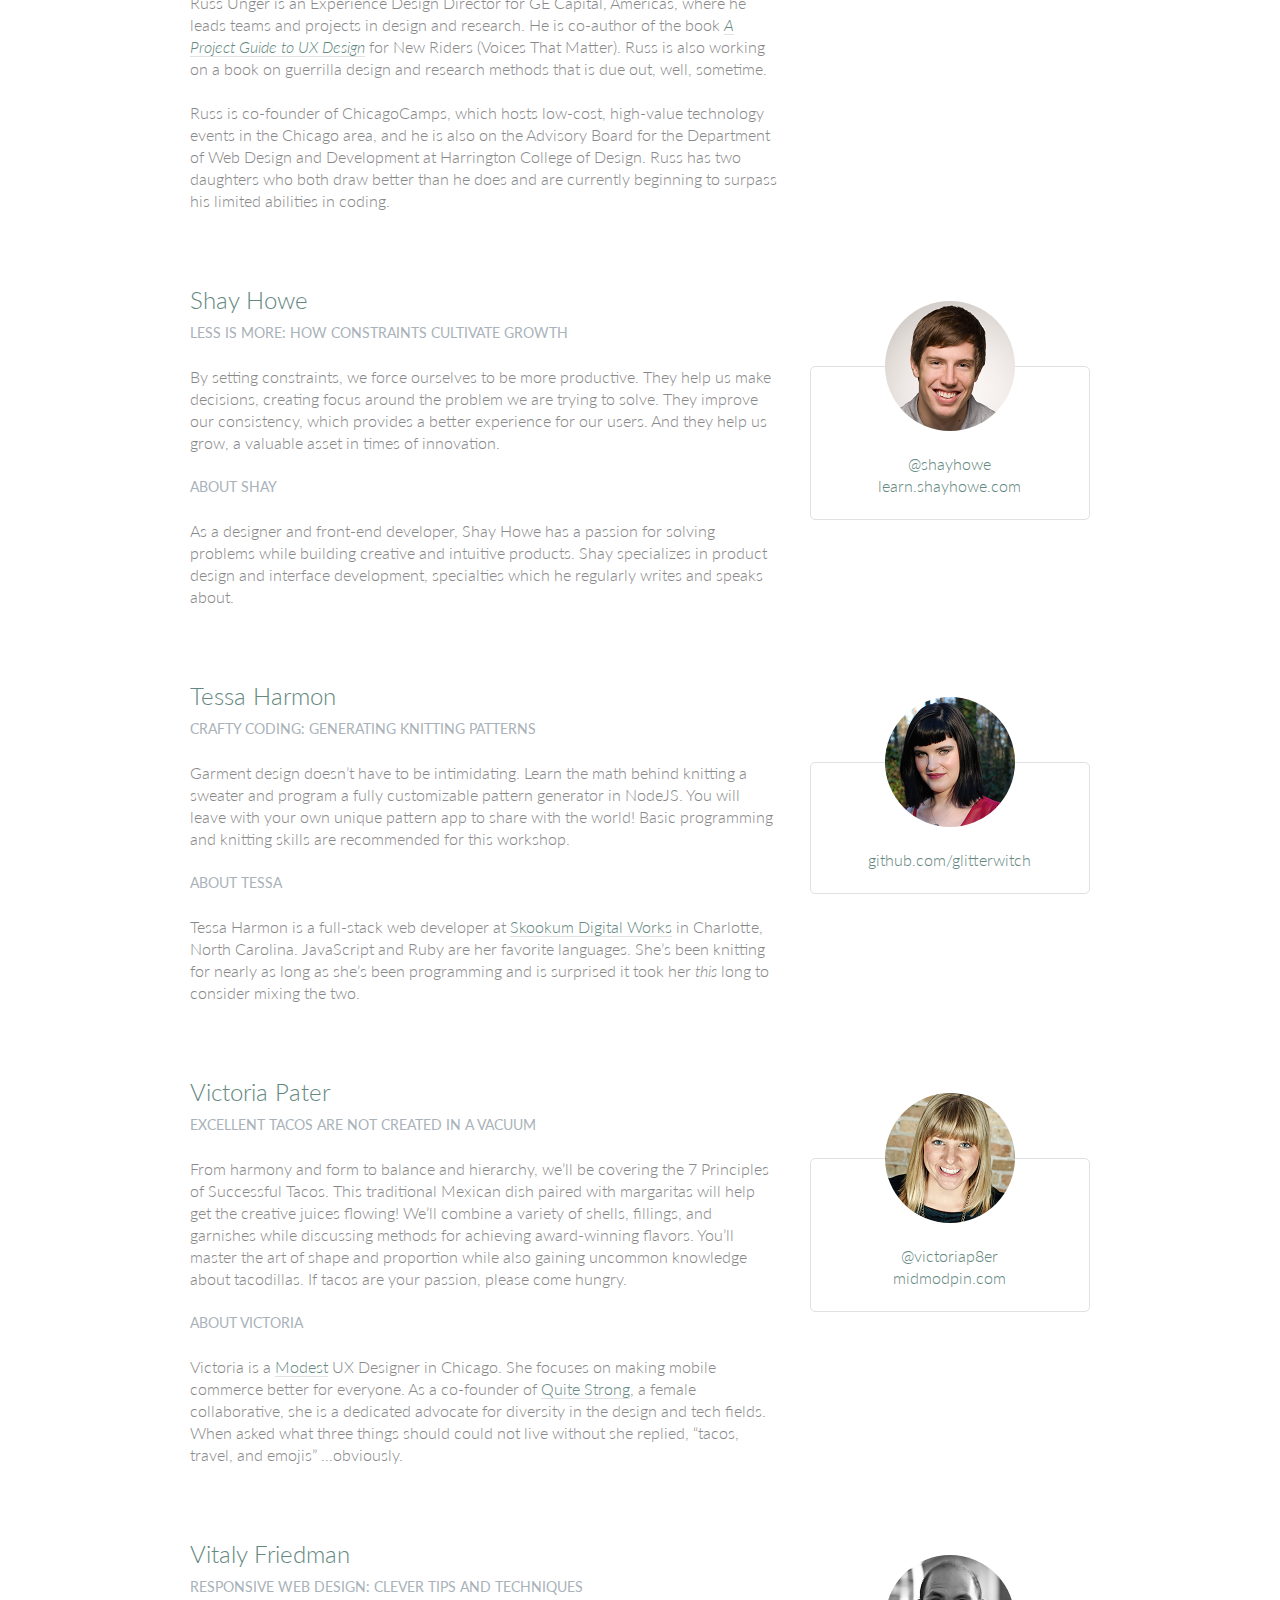
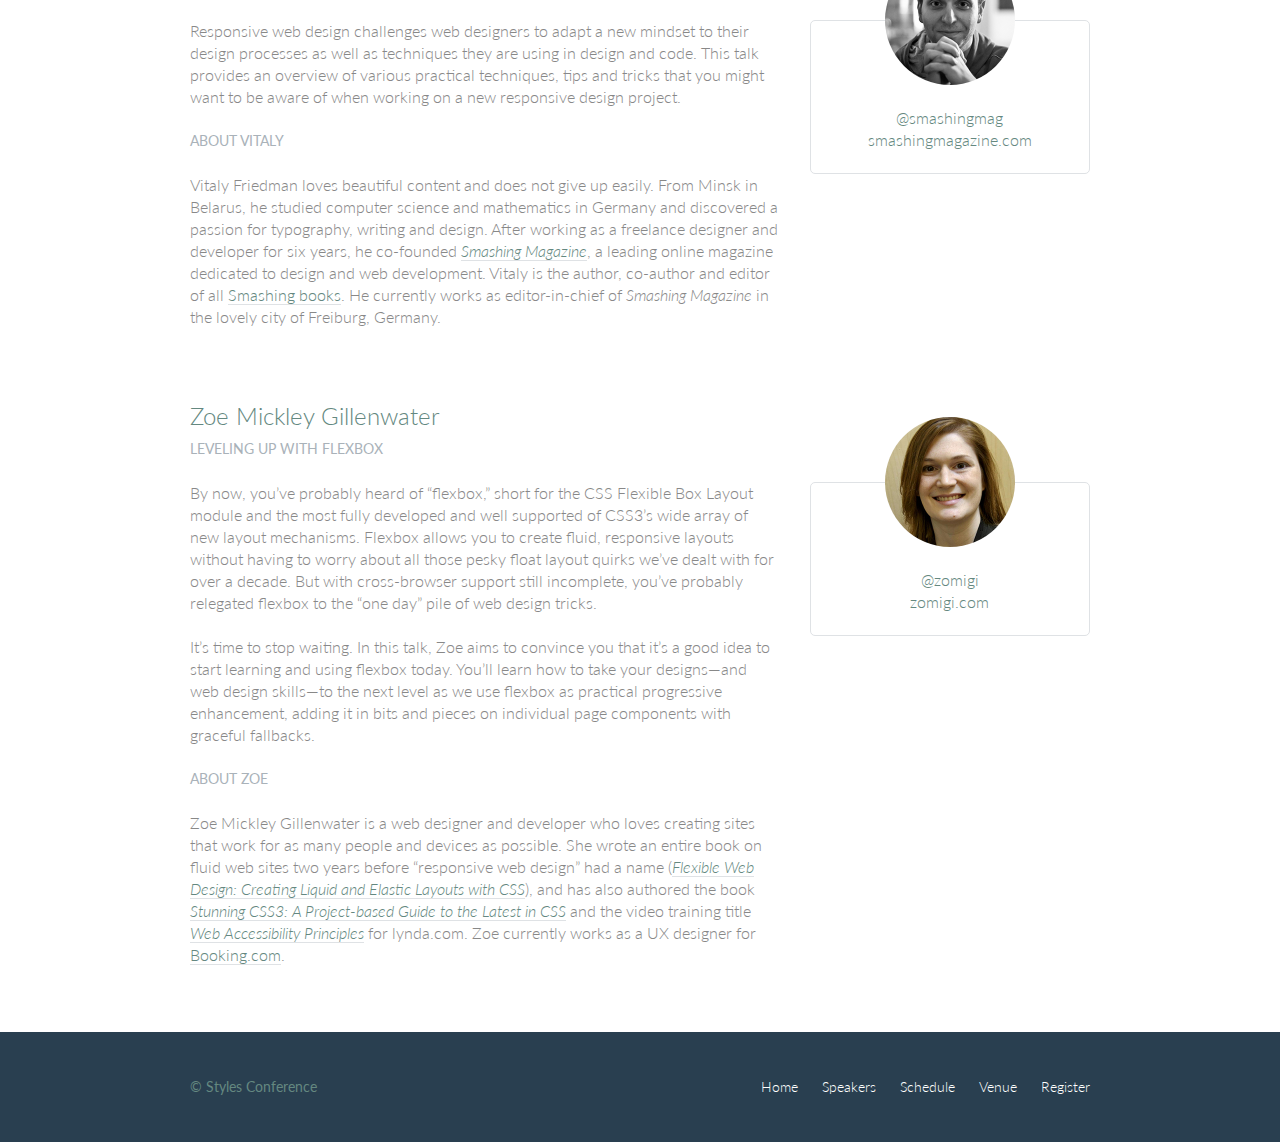
<file: speakers.html>
<!DOCTYPE html>
<html lang="en">
  <head>
    <meta charset="utf-8">
    <title>Styles Conference</title>
    <link rel="stylesheet" href="assets/stylesheets/main.css">
    <link rel="stylesheet"
    href="http://fonts.googleapis.com/css?family=Lato:100,300,400">
  </head>

  <body>
    <header class="primary-header container group">
        <h1 class="logo">
            <a href="index.html">Styles <br> Conference </a> 
        </h1>
        <h3 class="tagline">August 24&ndash;26th &mdash; Chicago, IL</h3>
        <nav class="nav primary-nav">
            <ul>
                <li><a href="index.html">Home</a></li><!--
                --><li><a href="speakers.html">Speakers</a></li><!--
                --><li><a href="schedule.html">Schedule</a></li><!--
                --><li><a href="venue.html">Venue</a></li><!--
                --><li><a href="register.html">Register</a></li>
              </ul>
        </nav>
      </header>

      <section class="row-alt">
        <div class="lead container">
          <h1>Speakers</h1>
          <p>We&#8217;re happy to welcome over twenty speakers to present on the industry&#8217;s latest technologies. Prepare for an inspiration extravaganza.</p>
        </div>
      </section>

      <section class="row">
        <div class="grid">

            <section class="speaker" id="aaron-irizarry">
                <div class="col-2-3">
                    <h2>Aaron Irizarry</h2>
                    <h5>Designing a Culture of Design</h5>
                    <p>Workplace culture doesn’t start with beanbags, foosball tables, or a beer fridge, and it doesn’t end with
                        neckties, PCs, or big corporations. It’s the unwritten rules, behavior, beliefs, and the motivations that
                        enable good work to get done, or it’s what stifles a workforce. For design to be most effective and for
                        designers to feel valued, we need to work in a culture that embraces design and allows it to succeed.</p>
                    <p>In Aaron’s session he will explore how to recognize the traits of organizations that *get* design, both large
                        and small. He will share what those teams, departments, and companies have that others don’t, and more
                        importantly, how to begin to change your own workplace’s culture. Once you’ve worked within a culture of
                        design it’s almost impossible to imagine yourself anywhere else.</p>
                    <h5>About Aaron</h5>
                    <p>Aaron Irizarry is a Senior Product Designer for Nasdaq OMX, a lover of heavy metal, a foodie, and a master of
                        BBQ arts. You can find some of his thoughts and presentations on the conversation surrounding design over at
                        <a href="http://www.discussingdesign.com/">discussingdesign.com</a>.</p>
                </div><aside class="col-1-3">
                    <div class="speaker-info">
                        <img src="assets/images/speakers/aaron-irizarry.jpg" alt="aaron-irizarry">
                        <ul>
                            <li><a href="https://twitter.com/aaroni">@aaroni</a></li>
                            <li><a href="http://www.discussingdesign.com/">discussingdesign.com</a></li>
                        </ul>
                    </div>
                </aside>
            </section>
            
            <section class="speaker" id="adam-connor">
                <div class="col-2-3">
                    <h2>Adam Connor</h2>
                    <h5>Lights! Camera! Interaction! Design Inspiration from Filmmakers</h5>
                    <p>Films succeed in evoking responses and engaging audiences only with a combination of well-written narrative
                        and effective storytelling technique. It’s the filmmaker’s job to put this together. To do so they’ve
                        developed processes, tools and techniques that allow them to focus attention, emphasize information,
                        foreshadow and produce the many elements that together comprise a well-told story.</p>
                    <p>With this workshop, we’ll revisit the topic of using stories in design and expand on the technical aspects
                        used in film to communicate. We’ll look at some tools used in film, such as cinematic patterns, beat sheets,
                        and storyboards. We’ll consider why they’re used and how we might look to them for inspiration.</p>
                    <h5>About Adam</h5>
                    <p>Adam Connor is a designer, illustrator and speaker passionate about collaboration, communication, creativity
                        and storytelling. As an Experience Design Director with Mad*Pow, Adam combines 10+ years of experience in
                        interaction and experience design with a background in computer science, film, and animation to create
                        effective and easy-to-use digital products and services. He believes that no matter how utilitarian a tool
                        is, at the core of its creation lies a story; uncovering that story is key to its success. Occasionally, he
                        shares his perspectives on design at <a href="http://adamconnor.com/">adamconnor.com</a> and <a
                            href="http://www.discussingdesign.com/">discussingdesign.com</a>.</p>
                </div><aside class="col-1-3">
                    <div class="speaker-info">
                        <img src="assets/images/speakers/adam-connor.jpg" alt="adam-connor">
                        <ul>
                            <li><a href="https://twitter.com/adamconnor">@adamconnor</a></li>
                            <li><a href="http://adamconnor.com/">adamconnor.com</a></li>
                        </ul>
                    </div>
                </aside>
            </section>
            
            <section class="speaker" id="aj-self">
                <div class="col-2-3">
                    <h2>AJ Self</h2>
                    <h5>(You Should Be) Testing Your JavaScript</h5>
                    <p>JavaScript applications frequently utilize battle-tested libraries like jQuery, AngularJS, Backbone.js and
                        more, but how can we be sure that our code is ready for production? This talk will share tips on how writing
                        tests can be written easily and quickly and how to remove buggy code through testing.</p>
                    <h5>About AJ</h5>
                    <p>AJ is a software engineer specializing in JavaScript working at Belly in Chicago. Lately he has been writing
                        applications with AngularJS and loving it. When not coding he is out loving the outdoors with his dog,
                        Sunshine.</p>
                </div><aside class="col-1-3">
                    <div class="speaker-info">
                        <img src="assets/images/speakers/aj-self.jpg" alt="aj-self">
                        <ul>
                            <li><a href="https://twitter.com/ajself">@ajself</a></li>
                        </ul>
                    </div>
                </aside>
            </section>
            
            <section class="speaker" id="arman-ghosh">
                <div class="col-2-3">
                    <h2>Arman Ghosh</h2>
                    <h5>Designing Deals: How Good Design Drives Sales</h5>
                    <p>Perception influences decisions, especially when it comes to selling products and services. Learn why before
                        you even start sales conversations; good, thoughtful design and presentation will define you and your
                        ability to close deals.</p>
                    <h5>About Arman</h5>
                    <p>Arman is an entrepreneur who has his roots planted in building aggressive sales and revenue-generating teams.
                        Having built out national sales and operations teams in the B2B and consumer spaces, his focus has been
                        driving aggressive growth for technology-based companies. He has an extensive operating background and has
                        built a career disrupting sales processes and approaches with companies doing the same in their respective
                        technology spaces.</p>
                </div><aside class="col-1-3">
                    <div class="speaker-info">
                        <img src="assets/images/speakers/arman-ghosh.jpg" alt="arman-ghosh">
                        <ul>
                            <li><a href="https://twitter.com/armanghosh">@armanghosh</a></li>
                        </ul>
                    </div>
                </aside>
            </section>
            
            <section class="speaker" id="bermon-painter">
                <div class="col-2-3">
                    <h2>Bermon Painter</h2>
                    <h5>Death to Wireframes: Long Live Rapid Prototyping</h5>
                    <p>Static wireframes are a drag on the whole design process. Prototyping makes things a little better by
                        allowing you to stitch together static wireframes or mockups while adding basic interactions. Rapid
                        prototyping with HTML, CSS, and JavaScript is even better and faster; it increases collaboration and
                        improves the iteration process. Kill your wireframes. Long live rapid prototyping.</p>
                    <h5>About Bermon</h5>
                    <p>Bermon is the organizer of various community groups for user experience designers and front-end developers,
                        and the organizer of Blend Conference, a three-day, multi-track event for user experience strategists,
                        designers and developers. He also leads the user experience team for Cardinal Solutions’ Charlotte office,
                        where he consults with large enterprise clients on interesting problems across user experience, design and
                        front-end development.</p>
                </div><aside class="col-1-3">
                    <div class="speaker-info">
                        <img src="assets/images/speakers/bermon-painter.jpg" alt="bermon-painter">
                        <ul>
                            <li><a href="https://twitter.com/bermonpainter">@bermonpainter</a></li>
                            <li><a href="http://bermonpainter.com/">bermonpainter.com</a></li>
                        </ul>
                    </div>
                </aside>
            </section>
            
            <section class="speaker" id="brad-smith">
                <div class="col-2-3">
                    <h2>Brad Smith</h2>
                    <h5>What Designers and Strategists Can Learn from Dick Fosbury</h5>
                    <p>Dick Fosbury is an American track and field athlete who challenged the conventional approach to the high jump
                        with an unorthodox “back first” technique that became known as the Fosbury Flop. His innovative approach to
                        a sport that seemed to have reached its limits was ridiculed at first, with sportswriters labeling him “the
                        world’s laziest high jumper” — but today variations of the Fosbury Flop are used by almost every high
                        jumper.</p>
                    <p>We need to challenge conventions, too. Many of the design conventions used in web, mobile and device
                        interfaces have evolved from systems and processes that no longer connect with our audiences’ realities: a
                        floppy disk as a metaphor to “save” information, push buttons as control devices and typography standards
                        derived from mechanical typesetting.</p>
                    <p>As designers and strategists, we need to think like Dick Fosbury, to deconstruct analogues, and to free
                        ourselves from outdated ideas so that we can develop the new interfaces and interactions of the future.</p>
                    <h5>About Brad</h5>
                    <p>Brad Smith is executive director for WebVisions, a conference that explores the future of the web. Most
                        recently he launched “The Institute for Social Good,” an organization that connects non-profits with
                        volunteers willing to spend a day building awesome web and mobile apps to change the world for the better.
                    </p>
                </div><aside class="col-1-3">
                    <div class="speaker-info">
                        <img src="assets/images/speakers/brad-smith.jpg" alt="brad-smith">
                        <ul>
                            <li><a href="http://www.webvisionsevent.com/">webvisionsevent.com</a></li>
                            <li><a href="http://www.instituteforsocialgood.org/">instituteforsocialgood.org</a></li>
                        </ul>
                    </div>
                </aside>
            </section>
            
            <section class="speaker" id="candi-lemoine">
                <div class="col-2-3">
                    <h2>Candi Lemoine</h2>
                    <h5>Making Remote Development Work</h5>
                    <p>It’s not uncommon for developers and designers to work from home. There are also a few companies that have
                        multiple offices. Working for a business that spans three different time zones, Candi Lemoine will show how
                        you make cross-office collaboration work. She will suggest various helpful tools because constant
                        communication is key.</p>
                    <h5>About Candi</h5>
                    <p>Candi Lemoine is a User Interface Developer at Dominion Marine Media as well as a Customer Advocate at A Book
                        Apart. Aside from researching about user experience and design patterns, she also loves mentoring college
                        students about the front-end side of the web. She also enjoys participating in hackathons with other
                        co-workers and students.</p>
                </div><aside class="col-1-3">
                    <div class="speaker-info">
                        <img src="assets/images/speakers/candi-lemoine.jpg" alt="candi-lemoine">
                        <ul>
                            <li><a href="https://twitter.com/candicodeit">@candicodeit</a></li>
                            <li><a href="http://candicode.it/">candicode.it</a></li>
                        </ul>
                    </div>
                </aside>
            </section>
            
            <section class="speaker" id="carolyn-chandler">
                <div class="col-2-3">
                    <h2>Carolyn Chandler</h2>
                    <h5>The Business of Play</h5>
                    <p>Play isn’t just for kids and heavy gamers. Anyone with a Foursquare account knows that – and the stickiness
                        of a badge and a leaderboard. But a good, playful user experience isn’t about those surface elements either
                        – it’s about creating an environment with well-understood rules, meaningful objectives, and a sense of fun.
                        Whether you’re trying to encourage people – or yourself – to save money or to lose weight, a focus on game
                        mechanics and play could be the trump card you’re looking for.</p>
                    <h5>About Carolyn</h5>
                    <p>Carolyn Chandler has been working in the field of User Experience Design for over 14 years. She was an
                        adjunct professor at DePaul University and is the UX Design Instructor at The Starter League, where she
                        first developed her activity-based approach for teaching core design concepts. Carolyn is the co-founder of
                        The School for Digital Craftsmanship and co-author of two books, <cite>A Project Guide to UX Design</cite>
                        and <cite>Adventures in Experience Design</cite>.</p>
                </div><aside class="col-1-3">
                    <div class="speaker-info">
                        <img src="assets/images/speakers/carolyn-chandler.jpg" alt="carolyn-chandler">
                        <ul>
                            <li><a href="https://twitter.com/chanan">@chanan</a></li>
                            <li><a href="http://www.dhalo.com/">dhalo.com</a></li>
                        </ul>
                    </div>
                </aside>
            </section>

            <section class="speaker" id="chris-mills">
                <div class="col-2-3">
                    <h2>Chris Mills</h2>
                    <h5>Heavy Metal Coding</h5>
                    <p>In this unconventional talk, Chris Mills will encourage you to pick up some drum sticks in addition to your
                        laptop, and beat out a rhythm of learning – both of code and drum beats! You’ll learn basic JavaScript and
                        CSS, plus beginner’s heavy metal drum patterns. The two are a marriage made in heaven, as nothing is a
                        better antidote to code frustration than beating seven shades of **** out of a drum kit.</p>
                    <h5>About Chris</h5>
                    <p>Chris Mills is a Senior Tech Writer at Mozilla, where he writes docs and demos about open web apps, Firefox
                        OS and related subjects. He loves tinkering around with HTML, CSS, JavaScript and other web technologies,
                        and gives occasional tech talks at conferences and universities.</p>
                </div><aside class="col-1-3">
                    <div class="speaker-info">
                        <img src="assets/images/speakers/chris-mills.jpg" alt="chris-mills">
                        <ul>
                            <li><a href="https://twitter.com/chrisdavidmills">@chrisdavidmills</a></li>
                            <li><a href="https://developer.mozilla.org/">developer.mozilla.org</a></li>
                        </ul>
                    </div>
                </aside>
            </section>
            
            <section class="speaker" id="dan-denney">
                <div class="col-2-3">
                    <h2>Dan Denney</h2>
                    <h5>Creating HTML Emails Can Be Fun</h5>
                    <p>In this presentation Dan will share techniques on how to send awesome messages using CSS, media queries and
                        everyone’s favorite HTML element: tables. The fun part comes in the tools available for automation and
                        testing to make it feel less like 1999.</p>
                    <h5>About Dan</h5>
                    <p>Dan is a front-end dev at Envy Labs, where he works on client projects and Code School. He has been called a
                        “seriously good copy and paster” and he puts those skills to use as he spends his days learning, unlearning
                        and relearning how to build things for the web.</p>
                </div><aside class="col-1-3">
                    <div class="speaker-info">
                        <img src="assets/images/speakers/dan-denney.jpg" alt="dan-denney">
                        <ul>
                            <li><a href="https://twitter.com/dandenney">@dandenney</a></li>
                            <li><a href="http://dandenney.com/">dandenney.com</a></li>
                        </ul>
                    </div>
                </aside>
            </section>
            
            <section class="speaker" id="darby-frey">
                <div class="col-2-3">
                    <h2>Darby Frey</h2>
                    <h5>Building a Mobile Layout</h5>
                    <p>Designing for mobile is challenging. With the ever-changing landscape of devices and screen sizes, there is
                        no way to predict every possible canvas we will be designing for. Luckily, there are a few tools at our
                        disposal that allow us to be confident in our designs.</p>
                    <p>In this session we will introduce some of these tools and dive into some code to see how they can be used to
                        create designs that look great on any device.</p>
                    <h5>About Darby</h5>
                    <p>Darby Frey is a software engineer and consultant who has worked on web and mobile applications for many
                        clients including Groupon, Toyota, Paramount Pictures and others. Currently he is working with Belly in
                        Chicago to create the world’s best customer loyalty platform. He can be found on Twitter at <a
                            href="https://twitter.com/darbyfrey">@darbyfrey</a>.</p>
                </div><aside class="col-1-3">
                    <div class="speaker-info">
                        <img src="assets/images/speakers/darby-frey.jpg" alt="darby-frey">
                        <ul>
                            <li><a href="https://twitter.com/darbyfrey">@darbyfrey</a></li>
                            <li><a href="http://darbyfrey.com/">darbyfrey.com</a></li>
                        </ul>
                    </div>
                </aside>
            </section>
            
            <section class="speaker" id="erica-decker">
                <div class="col-2-3">
                    <h2>Erica Decker</h2>
                    <h5>What Disney Can Teach You about User Experience Design</h5>
                    <p>From the creation of the 1937 film <cite>Snow White and the Seven Dwarves</cite>, to newer animated films
                        such as <cite>The Princess and the Frog</cite>, to the branded “Wonderful World of Disney” itself, the
                        Disney empire has been built upon a design ecosystem. Each film, theme park, or cruise shares a holistic
                        view of a perfect world across time and cultures. Within each experience, the same beloved character traits
                        are highlighted, similar visual and animation styles are used, and the same story and musical techniques are
                        leveraged to bring the audience to an emotional place. This helps make the user experience familiar and
                        nostalgic, and lightens the audience’s cognitive load to promote enjoyment. Join Erica as she highlights
                        Disney’s user experience techniques and outlines how you can use them to design an ecosystem that will leave
                        behind a lasting legacy, even while waiting in an extremely long line.</p>
                    <h5>About Erica</h5>
                    <p>Erica Decker is a designer, developer, and speaker with a passion for technology, challenges, and all things
                        design. She believes that fast-paced, iterative, holistic design is the best way to drive product
                        innovation, and can support that belief with a lot of evidence. She has designed engaging digital
                        experiences for Fortune 500 companies, non-profits, and upcoming companies alike, and is currently writing
                        this bio while referring to herself in the third person.</p>
                </div><aside class="col-1-3">
                    <div class="speaker-info">
                        <img src="assets/images/speakers/erica-decker.jpg" alt="erica-decker">
                        <ul>
                            <li>Erica Decker</li>
                        </ul>
                    </div>
                </aside>
            </section>
            
            <section class="speaker" id="estelle-weyl">
                <div class="col-2-3">
                    <h2>Estelle Weyl</h2>
                    <h5>Select This!</h5>
                    <p>Pick an element, any element. Style it. Manipulate it. No IDs. No classes. No jQuery necessary. Learn all the
                        new features of selectors in CSS and JavaScript hat enable you to select this DOM node, that DOM node, and
                        even an imaginary DOM node based on attributes, relation to other elements, location in the DOM, or just an
                        element’s mere existence.</p>
                    <h5>About Estelle</h5>
                    <p><a href="https://twitter.com/estellevw">Estelle Weyl</a> is an internationally published author (<cite><a
                                href="http://shop.oreilly.com/product/0636920021711.do">Mobile HTML5</a></cite>, and <cite><a
                                href="http://shop.oreilly.com/product/9780980846904.do">HTML5 and CSS3 for the Real
                                World</a></cite>), speaker, trainer, and consultant. Estelle shares esoteric tidbits learned while
                        programming CSS, JavaScript and HTML, provides tutorials and detailed grids of CSS3 and HTML5 browser
                        support at <a href="http://www.standardista.com/">Standardista</a>. Her tutorials and workshops are
                        available on <a href="http://estelle.github.io/">GitHub</a>.</p>
                </div><aside class="col-1-3">
                    <div class="speaker-info">
                        <img src="assets/images/speakers/estelle-weyl.jpg" alt="estelle-weyl">
                        <ul>
                            <li><a href="https://twitter.com/estellevw">@estellevw</a></li>
                            <li><a href="http://standardista.com/">standardista.com</a></li>
                        </ul>
                    </div>
                </aside>
            </section>
            
            <section class="speaker" id="jen-myers">
                <div class="col-2-3">
                    <h2>Jen Myers</h2>
                    <h5>Teaching Our CSS to Play Nice</h5>
                    <p>Talk abstract: As our websites, applications and teams grow larger and more complicated, so does our CSS.
                        Before we know it, we find ourselves no longer with cute little stylesheets, but sprawling, surly teenaged
                        CSS that doesn’t always play nice with others. We need to learn how to manage and optimize our CSS no matter
                        how large the project or diverse the team. If we start early, we can use best practices and tools to raise
                        full-grown stylesheets any designer or developer would be happy to work with.</p>
                    <h5>About Jen</h5>
                    <p>Jen Myers is a web designer/developer and part of the instructor team at Dev Bootcamp in Chicago. In 2011,
                        she founded the Columbus, Ohio chapter of Girl Develop It, an organization that provides introductory coding
                        classes aimed at women, and she currently co-leads the Girl Develop It Chicago chapter. She speaks regularly
                        about design, development and diversity, and focuses on finding new ways to make both technology and
                        technology education accessible to everyone.</p>
                </div><aside class="col-1-3">
                    <div class="speaker-info">
                        <img src="assets/images/speakers/jen-myers.jpg" alt="jen-myers">
                        <ul>
                            <li><a href="https://twitter.com/antiheroine">@antiheroine</a></li>
                            <li><a href="http://jenmyers.net/">jenmyers.net</a></li>
                        </ul>
                    </div>
                </aside>
            </section>
            
            <section class="speaker" id="jenn-downs">
                <div class="col-2-3">
                    <h2>Jenn Downs</h2>
                    <h5>What’s Stopping You?</h5>
                    <p>Creating in the face of negativity, fear, health problems, and your inner critic can at times feel
                        impossible. Let’s face our fears together, name these problems and break them down, silence our inner
                        critics, and talk about when it’s time to take a break or let go of a project for good.</p>
                    <h5>About Jenn</h5>
                    <p>Jenn Downs swung her way through the jungle at MailChimp from support to tech writing to UX Design Research.
                        After six years she’s been bitten by the entrepreneurship bug and she is now the Business/Tech Manager for
                        Carpenter Koby Downs in Atlanta. Never one to only do one thing at a time, Jenn is also doing freelance
                        email marketing and UX work on the side.</p>
                    <p>Outside of loving the web, Jenn is a songwriter and loves Rock and Roll!</p>
                </div><aside class="col-1-3">
                    <div class="speaker-info">
                        <img src="assets/images/speakers/jenn-downs.jpg" alt="jenn-downs">
                        <ul>
                            <li><a href="https://twitter.com/beparticular">@beparticular</a></li>
                            <li><a href="http://beparticular.com/">beparticular.com</a></li>
                        </ul>
                    </div>
                </aside>
            </section>
            
            <section class="speaker" id="jennifer-jones">
                <div class="col-2-3">
                    <h2>Jennifer Jones</h2>
                    <h5>What Designers Can Learn from Parenting</h5>
                    <p>That first client meeting may not feel as warm and fulfilling as the first time you hold your newborn child,
                        but consider the similarities.</p>
                    <p>You know each other but have never met. As the relationship grows you will have to rely on your experiences
                        and education to gently guide them while allowing flexibility for projects to change and evolve. It’s not
                        your job to control everything, but if you are successful you will create a well-rounded piece that everyone
                        involved can love.</p>
                    <h5>About Jennifer</h5>
                    <p>Jennifer Jones is an event coordinator for the WebVisions Conference and also co-authors a blog with her
                        teenage daughter. She and her family live in Portland, Oregon where she balances work, parenting and any
                        other life challenge with honesty, humor and liquor.</p>
                </div><aside class="col-1-3">
                    <div class="speaker-info">
                        <img src="assets/images/speakers/jennifer-jones.jpg" alt="jennifer-jones">
                        <ul>
                            <li><a href="https://twitter.com/Foerocious">@foerocious</a></li>
                        </ul>
                    </div>
                </aside>
            </section>
            
            <section class="speaker" id="leslie-jensen-inman">
                <div class="col-2-3">
                    <h2>Dr. Leslie Jensen-Inman</h2>
                    <h5>Designing to Learn</h5>
                    <p>We’ve reached a point where non-designers understand the value of design. This has led to an increase in
                        demand for design talent. In the past, we would have turned to institutions of higher education to help us
                        find new talent; however, today’s graduates often finish school without the skills they need to thrive in a
                        professional design setting.</p>
                    <p>There is a massive gap between what students learn and what industry needs. This skills gap leaves graduates
                        unable to find jobs and hiring companies unable to find talent. How we approach this challenge will affect
                        the continued relevance and value of design.</p>
                    <h5>About Leslie</h5>
                    <p><a href="http://www.jenseninman.com">Dr. Leslie Jensen-Inman</a> is a designer, speaker, author, and
                        educator. Leslie is co-founder of the user experience design school <a
                            href="http://www.centercentre.com">Center Centre</a>, where she connects industry, education, and
                        community. Creative Director and co-author of <cite>InterACT with Web Standards: A holistic approach to web
                            design</cite>, Leslie has written articles for publications such as <cite>A List Apart</cite>, <cite>The
                            Pastry Box</cite>, <cite>Ladies in Tech</cite>, and <cite>.net Magazine</cite>.</p>
                </div><aside class="col-1-3">
                    <div class="speaker-info">
                        <img src="assets/images/speakers/leslie-jensen-inman.jpg" alt="leslie-jensen-inman">
                        <ul>
                            <li><a href="https://twitter.com/jenseninman">@jenseninman</a></li>
                            <li><a href="http://unicorninstitute.com/">unicorninstitute.com</a></li>
                        </ul>
                    </div>
                </aside>
            </section>
            
            <section class="speaker" id="maya-bruck">
                <div class="col-2-3">
                    <h2>Maya Bruck</h2>
                    <h5>So You Want to Be a Unicorn</h5>
                    <p>They’re elusive, those rare beings who do front-end development, visual design, project management, UX,
                        content strategy, and are whizzes at user research. In an industry that’s constantly changing and evolving,
                        there are both benefits and drawbacks to being a generalist. We’ll walk through strategies to fill gaps in
                        your skill set while working a full-time job, and collaborative tools and techniques you can use while you
                        quest to learn it all.</p>
                    <h5>About Maya</h5>
                    <p>Maya Bruck is Creative Director at Pixo, a growing, employee-run digital consulting agency, where she guides
                        clients through identity crisis to a meaningful, impactful web presence. In addition to conducting client
                        therapy, she also designs websites and applications that are both beautiful and organization changing.</p>
                    <p>A passion for collaboration and community led her to co-found the Champaign-Urbana Design Organization (CUDO)
                        in 2008, and through CUDO she has cultivated a vibrant design culture in the community. She speaks regularly
                        about design and client management and is overcoming her fear of learning JavaScript.</p>
                </div><aside class="col-1-3">
                    <div class="speaker-info">
                        <img src="assets/images/speakers/maya-bruck.jpg" alt="maya-bruck">
                        <ul>
                            <li><a href="https://twitter.com/mayabruck">@mayabruck</a></li>
                            <li><a href="http://pixotech.com/">pixotech.com</a></li>
                        </ul>
                    </div>
                </aside>
            </section>
            
            <section class="speaker" id="russ-unger">
                <div class="col-2-3">
                    <h2>Russ Unger</h2>
                    <h5>From Muppets to Mastery: Core UX Principles from Mr. Jim Henson</h5>
                    <p>Jim Henson started working as a puppeteer in 1954, a fair 40-50 years before many of us even considered User
                        Experience as a career. He did, however, take it upon himself to apply many of the core principles that UX
                        Designers are falling love with today (or are at least using as part of our everyday lives). Hang out for a
                        quick dive into the life of Jim Henson, with a view into his work from the perspective of how it pertains to
                        what it is we’re doing today, that promises to even leave Waldorf and Statler happy.</p>
                    <h5>About Russ</h5>
                    <p>Russ Unger is an Experience Design Director for GE Capital, Americas, where he leads teams and projects in
                        design and research. He is co-author of the book <cite><a href="http://projectuxd.com/">A Project Guide to
                                UX Design</a></cite> for New Riders (Voices That Matter). Russ is also working on a book on
                        guerrilla design and research methods that is due out, well, sometime.</p>
                    <p>Russ is co-founder of ChicagoCamps, which hosts low-cost, high-value technology events in the Chicago area,
                        and he is also on the Advisory Board for the Department of Web Design and Development at Harrington College
                        of Design. Russ has two daughters who both draw better than he does and are currently beginning to surpass
                        his limited abilities in coding.</p>
                </div><aside class="col-1-3">
                    <div class="speaker-info">
                        <img src="assets/images/speakers/russ-unger.jpg" alt="russ-unger">
                        <ul>
                            <li><a href="https://twitter.com/russu">@russu</a></li>
                            <li><a href="http://www.userglue.com/">userglue.com</a></li>
                        </ul>
                    </div>
                </aside>
            </section>
            
            <section class="speaker" id="shay-howe">
                <div class="col-2-3">
                    <h2>Shay Howe</h2>
                    <h5>Less Is More: How Constraints Cultivate Growth</h5>
                    <p>By setting constraints, we force ourselves to be more productive. They help us make decisions, creating focus
                        around the problem we are trying to solve. They improve our consistency, which provides a better experience
                        for our users. And they help us grow, a valuable asset in times of innovation.</p>
                    <h5>About Shay</h5>
                    <p>As a designer and front-end developer, Shay Howe has a passion for solving problems while building creative
                        and intuitive products. Shay specializes in product design and interface development, specialties which he
                        regularly writes and speaks about.</p>
                </div><aside class="col-1-3">
                    <div class="speaker-info">
                        <img src="assets/images/speakers/shay-howe.jpg" alt="shay-howe">
                        <ul>
                            <li><a href="https://twitter.com/shayhowe">@shayhowe</a></li>
                            <li><a href="https://learn.shayhowe.com/">learn.shayhowe.com</a></li>
                        </ul>
                    </div>
                </aside>
            </section>
            
            <section class="speaker" id="tessa-harmon">
                <div class="col-2-3">
                    <h2>Tessa Harmon</h2>
                    <h5>Crafty Coding: Generating Knitting Patterns</h5>
                    <p>Garment design doesn’t have to be intimidating. Learn the math behind knitting a sweater and program a fully
                        customizable pattern generator in NodeJS. You will leave with your own unique pattern app to share with the
                        world! Basic programming and knitting skills are recommended for this workshop.</p>
                    <h5>About Tessa</h5>
                    <p>Tessa Harmon is a full-stack web developer at <a href="http://www.skookum.com/">Skookum Digital Works</a> in
                        Charlotte, North Carolina. JavaScript and Ruby are her favorite languages. She’s been knitting for nearly as
                        long as she’s been programming and is surprised it took her <em>this</em> long to consider mixing the two.
                    </p>
                </div><aside class="col-1-3">
                    <div class="speaker-info">
                        <img src="assets/images/speakers/tessa-harmon.jpg" alt="tessa-harmon">
                        <ul>
                            <li><a href="https://github.com/glitterwitch/">github.com/glitterwitch</a></li>
                        </ul>
                    </div>
                </aside>
            </section>
            
            <section class="speaker" id="victoria-pater">
                <div class="col-2-3">
                    <h2>Victoria Pater</h2>
                    <h5>Excellent Tacos Are Not Created in a Vacuum</h5>
                    <p>From harmony and form to balance and hierarchy, we’ll be covering the 7 Principles of Successful Tacos. This
                        traditional Mexican dish paired with margaritas will help get the creative juices flowing! We’ll combine a
                        variety of shells, fillings, and garnishes while discussing methods for achieving award-winning flavors.
                        You’ll master the art of shape and proportion while also gaining uncommon knowledge about tacodillas. If
                        tacos are your passion, please come hungry.</p>
                    <h5>About Victoria</h5>
                    <p>Victoria is a <a href="http://www.modest.com/">Modest</a> UX Designer in Chicago. She focuses on making
                        mobile commerce better for everyone. As a co-founder of <a href="http://quitestrong.com/">Quite Strong</a>,
                        a female collaborative, she is a dedicated advocate for diversity in the design and tech fields. When asked
                        what three things should could not live without she replied, “tacos, travel, and emojis” …obviously.</p>
                </div><aside class="col-1-3">
                    <div class="speaker-info">
                        <img src="assets/images/speakers/victoria-pater.jpg" alt="victoria-pater">
                        <ul>
                            <li><a href="https://twitter.com/victoriap8er">@victoriap8er</a></li>
                            <li><a href="http://midmodpin.com/">midmodpin.com</a></li>
                        </ul>
                    </div>
                </aside>
            </section>
            
            <section class="speaker" id="vitaly-friedman">
                <div class="col-2-3">
                    <h2>Vitaly Friedman</h2>
                    <h5>Responsive Web Design: Clever Tips and Techniques</h5>
                    <p>Responsive web design challenges web designers to adapt a new mindset to their design processes as well as
                        techniques they are using in design and code. This talk provides an overview of various practical
                        techniques, tips and tricks that you might want to be aware of when working on a new responsive design
                        project.</p>
                    <h5>About Vitaly</h5>
                    <p>Vitaly Friedman loves beautiful content and does not give up easily. From Minsk in Belarus, he studied
                        computer science and mathematics in Germany and discovered a passion for typography, writing and design.
                        After working as a freelance designer and developer for six years, he co-founded <cite><a
                                href="http://smashingmagazine.com/">Smashing Magazine</a></cite>, a leading online magazine
                        dedicated to design and web development. Vitaly is the author, co-author and editor of all <a
                            href="https://shop.smashingmagazine.com">Smashing books</a>. He currently works as editor-in-chief of
                        <cite>Smashing Magazine</cite> in the lovely city of Freiburg, Germany.</p>
                </div><aside class="col-1-3">
                    <div class="speaker-info">
                        <img src="assets/images/speakers/vitaly-friedman.jpg" alt="vitaly-friedman">
                        <ul>
                            <li><a href="https://twitter.com/smashingmag">@smashingmag</a></li>
                            <li><a href="http://smashingmagazine.com/">smashingmagazine.com</a></li>
                        </ul>
                    </div>
                </aside>
            </section>
            
            <section id="zoe-mickley-gillenwater">
                <div class="col-2-3">
                    <h2>Zoe Mickley Gillenwater</h2>
                    <h5>Leveling Up with Flexbox</h5>
                    <p>By now, you’ve probably heard of “flexbox,” short for the CSS Flexible Box Layout module and the most fully
                        developed and well supported of CSS3’s wide array of new layout mechanisms. Flexbox allows you to create
                        fluid, responsive layouts without having to worry about all those pesky float layout quirks we’ve dealt with
                        for over a decade. But with cross-browser support still incomplete, you’ve probably relegated flexbox to the
                        “one day” pile of web design tricks.</p>
                    <p>It’s time to stop waiting. In this talk, Zoe aims to convince you that it’s a good idea to start learning and
                        using flexbox today. You’ll learn how to take your designs—and web design skills—to the next level as we use
                        flexbox as practical progressive enhancement, adding it in bits and pieces on individual page components
                        with graceful fallbacks.</p>
                    <h5>About Zoe</h5>
                    <p>Zoe Mickley Gillenwater is a web designer and developer who loves creating sites that work for as many people
                        and devices as possible. She wrote an entire book on fluid web sites two years before “responsive web
                        design” had a name (<cite><a href="http://www.flexiblewebbook.com/">Flexible Web Design: Creating Liquid and
                                Elastic Layouts with CSS</a></cite>), and has also authored the book <cite><a
                                href="http://www.stunningcss3.com/">Stunning CSS3: A Project-based Guide to the Latest in
                                CSS</a></cite> and the video training title <cite><a
                                href="http://zomigi.com/publications/#pub-accessibility">Web Accessibility Principles</a></cite> for
                        lynda.com. Zoe currently works as a UX designer for <a href="http://www.booking.com/">Booking.com</a>.</p>
                </div><aside class="col-1-3">
                    <div class="speaker-info">
                        <img src="assets/images/speakers/zoe-mickley-gillenwater.jpg" alt="zoe-mickley-gillenwater">
                        <ul>
                            <li><a href="https://twitter.com/zomigi">@zomigi</a></li>
                            <li><a href="http://zomigi.com/">zomigi.com</a></li>
                        </ul>
                    </div>
                </aside>
            </section>
            </div>
            </section>
            
            <footer class="primary-footer container group">
                <small>&copy; Styles Conference</small>
            
                <nav class="nav">
                    <li><a href="index.html">Home</a></li><!--
                        -->
                    <li><a href="speakers.html">Speakers</a></li><!--
                        -->
                    <li><a href="schedule.html">Schedule</a></li><!--
                        -->
                    <li><a href="venue.html">Venue</a></li><!--
                        -->
                    <li><a href="register.html">Register</a></li>
                    </ul>
                </nav>
            </footer>
            
            
            </body>
</file>
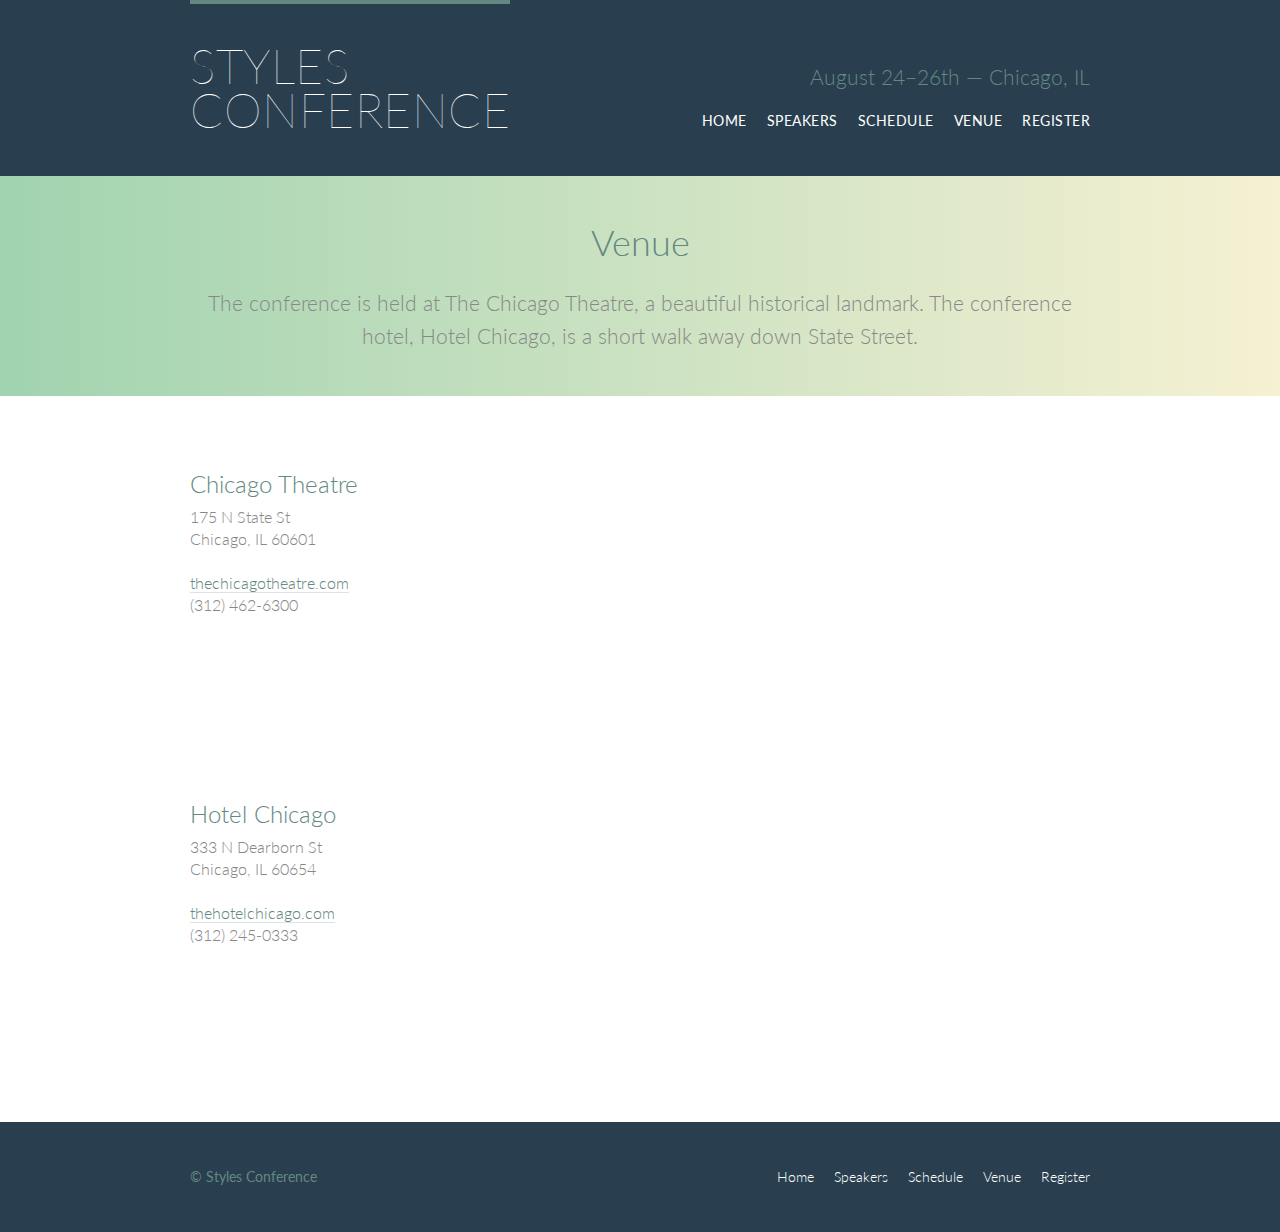
<file: venue.html>
<!DOCTYPE html>
<html lang="en">
  <head>
    <meta charset="utf-8">
    <title>Styles Conference</title>
    <link rel="stylesheet" href="assets/stylesheets/main.css">
    <link rel="stylesheet"
    href="http://fonts.googleapis.com/css?family=Lato:100,300,400">
  </head>

  <body>
    <header class="primary-header container group">
        <h1 class="logo">
            <a href="index.html">Styles <br> Conference </a> 
        </h1>
        <h3 class="tagline">August 24&ndash;26th &mdash; Chicago, IL</h3>
        <nav class="nav primary-nav">
            <ul>
                <li><a href="index.html">Home</a></li><!--
                --><li><a href="speakers.html">Speakers</a></li><!--
                --><li><a href="schedule.html">Schedule</a></li><!--
                --><li><a href="venue.html">Venue</a></li><!--
                --><li><a href="register.html">Register</a></li>
              </ul>
        </nav>
    </header>

    <section class="row-alt">
        <div class="lead container">
          <h1>Venue</h1>
          <p>The conference is held at The Chicago Theatre, a beautiful historical landmark. The conference hotel, Hotel Chicago, is a short walk away down State Street.</p>        
        </div>
    </section>

    <section class="row">
        <div class="grid">

            <section class="venue-theatre">
                <div class="col-1-3">
                    <h2>Chicago Theatre</h2>
                    <p>175 N State St <br> Chicago, IL 60601</p>
                    <p><a href="http://www.thechicagotheatre.com/">thechicagotheatre.com</a> <br> (312) 462-6300</p>
                </div><!--
              --><iframe class="venue-map col-2-3" src="https://www.google.com/maps/embed?pb=!1m5!3m3!1m2!1s0x880e2ca55810a493%3A0x4700ddf60fcbfad6!2schicago+theatre!5e0!3m2!1sen!2sus!4v1388701393606"></iframe>
            </section>

            <section class="venue-hotel">
                <div class="col-1-3">
                    <h2>Hotel Chicago</h2>
                    <p>333 N Dearborn St <br> Chicago, IL 60654</p>
                    <p><a href="http://thehotelchicago.com/">thehotelchicago.com</a> <br> (312) 245-0333</p>
                </div><!--               
               --><iframe class="venue-map col-2-3" src="https://www.google.com/maps/embed?pb=!1m5!3m3!1m2!1s0x880e2cb1da049173%3A0xa5c91d255a775f0b!2sHotel+Sax+Chicago%2C+North+Dearborn+Street%2C+Chicago%2C+IL!5e0!3m2!1sen!2sus!4v1388702493978"></iframe>
            </section>

        </div>
    </section>

    <footer class="primary-footer container group">
        <small>&copy; Styles Conference</small>
        <nav class="nav">
            <li><a href="index.html">Home</a></li><!--
            --><li><a href="speakers.html">Speakers</a></li><!--
            --><li><a href="schedule.html">Schedule</a></li><!--
            --><li><a href="venue.html">Venue</a></li><!--
            --><li><a href="register.html">Register</a></li>
          </ul>
        </nav>
    </footer>
  </body>
</file>
<file: assets/stylesheets/main.css>
html,
body,
div,
span,
applet,
object,
iframe,
h1,
h2,
h3,
h4,
h5,
h6,
p,
blockquote,
pre,
a,
abbr,
acronym,
address,
big,
cite,
code,
del,
dfn,
em,
img,
ins,
kbd,
q,
s,
samp,
small,
strike,
strong,
sub,
sup,
tt,
var,
b,
u,
i,
center,
dl,
dt,
dd,
ol,
ul,
li,
fieldset,
form,
label,
legend,
table,
caption,
tbody,
tfoot,
thead,
tr,
th,
td,
article,
aside,
canvas,
details,
embed,
figure,
figcaption,
footer,
header,
hgroup,
menu,
nav,
output,
ruby,
section,
summary,
time,
mark,
audio,
video {
	margin: 0;
	padding: 0;
	border: 0;
	font-size: 100%;
	font: inherit;
	vertical-align: baseline;
}

/* HTML5 display-role reset for older browsers */
article,
aside,
details,
figcaption,
figure,
footer,
header,
hgroup,
menu,
nav,
section {
	display: block;
}

body {
	line-height: 1;
}

ol,
ul {
	list-style: none;
}

blockquote,
q {
	quotes: none;
}

blockquote:before,
blockquote:after,
q:before,
q:after {
	content: '';
	content: none;
}

table {
	border-collapse: collapse;
	border-spacing: 0;
}


/*
  ========================================
  Custom styles
  ========================================
*/
body {
	background: #293f50;
	color: #888;
	font: 300 16px/22px "Lato", "Open Sans", "Helvetica Neue", Helvetica, Arial, sans-serif;
}

/*
  ========================================
  Grid
  ========================================
*/

*,
*:before,
*:after {
	-webkit-box-sizing: border-box;
	-moz-box-sizing: border-box;
	box-sizing: border-box;
}

.container,
.grid {
	margin: 0 auto;
	width: 960px;
}

.container {
	padding-left: 30px;
	padding-right: 30px;

}

.col-1-3 {
	width: 33.33%;
}

.col-2-3 {
	width: 66.66%;
}

.col-1-3,
.col-2-3 {
	display: inline-block;
	vertical-align: top;
}

.grid,
.col-1-3,
.col-2-3 {
	padding-left: 15px;
	padding-right: 15px;
}

/*
  ========================================
  Clearfix
  ========================================
*/

.group:before,
.group:after {
	content: "";
	display: table;
}

.group:after {
	clear: both;
}

.group {
	clear: both;
	*zoom: 1;
}

/*
  ========================================
  Rows
  ========================================
*/

.row,
.row-alt {
	min-width: 960px;
}

.row {
	background: #fff;
	padding: 66px 0 44px 0;
}

.row-alt {
	background: #cbe2c1;
	background: -webkit-linear-gradient(to right, #a1d3b0, #f6f1d3);
	background: -moz-linear-gradient(to right, #a1d3b0, #f6f1d3);
	background: linear-gradient(to right, #a1d3b0, #f6f1d3);
	padding: 44px 0 22px 0;
}

/*
  ========================================
  Primary header
  ========================================
*/
.logo {
	border-top: 4px solid #648880;
	float: left;
	font-size: 48px;
	font-weight: 100;
	letter-spacing: .5px;
	line-height: 44px;
	padding: 40px 0 22px 0;
	text-transform: uppercase;
}

.tagline {
	margin: 66px 0 22px 0;
	text-align: right;
}

.primary-nav {
	font-size: 14px;
	font-weight: 400;
	letter-spacing: .5px;
	text-transform: uppercase;
}

/*
  ========================================
  Primary footer
  ========================================
*/

.primary-footer small {
	float: left;
	font-weight: 400;
}

.primary-footer {
	color: #648880;
	font-size: 14px;
	padding-bottom: 44px;
	padding-top: 44px;
}


/*
  ========================================
  Typography
  ========================================
*/

h1,
h3,
h4,
h5,
p {
	margin-bottom: 22px;
}

h1,
h2,
h3,
h4 {
	color: #648880;
}

h1 {
	font-size: 36px;
	line-height: 44px;
}

h2 {
	font-size: 24px;
	line-height: 44px;
}

h3 {
	font-size: 21px;
}

h4 {
	font-size: 18px;
}

h5 {
	color: #a9b2b9;
	font-size: 14px;
	font-weight: 400;
	text-transform: uppercase;
}

strong {
	font-weight: 400;
}

cite,
em {
	font-style: italic;
}

/*
  ========================================
  Leads
  ========================================
*/

.lead {
	text-align: center;
}

.lead p {
	font-size: 21px;
	line-height: 33px;
}

/*
  ========================================
  Links
  ========================================
*/

a:hover {
	color: #a9b2b9;
}

a {
	color: #648880;
	text-decoration: none;
}

p a {
	border-bottom: 1px solid #dfe2e5;
}

.primary-header a,
.primary-footer a {
	color: #fff;
}

.primary-header a:hover,
.primary-footer a:hover {
	color: #648880;
}

/*
  ========================================
  Buttons
  ========================================
*/

.btn {
	border-radius: 5px;
	color: #fff;
	cursor: pointer;
	display: inline-block;
	font-weight: 400;
	letter-spacing: .5px;
	margin: 0;
	text-transform: uppercase;
}

.btn-alt {
	border: 1px solid #fff;
	padding: 10px 30px;
}

.btn-alt:hover {
	background: #fff;
	color: #648880;
}

.btn-default {
	border: 0;
	background: #648880;
	padding: 11px 30px;
	font-size: 14px;
}

.btn-default:hover {
	background: #77a198;
}

/*
  ========================================
  Home
  ========================================
*/

.hero {
	color: #fff;
	padding: 22px 80px 66px 80px;
	line-height: 44px;
	text-align: center;
}

.hero h2 {
	font-size: 36px;
}

.hero p {
	font-size: 24px;
	font-weight: 100;
}

.teaser a:hover h3 {
	color: #a9b2b9;
}

.teaser img {
	border-radius: 5px;
	display: block;
	margin-bottom: 22px;
	max-width: 100%
}

/*
  ========================================
  Navigation
  ========================================
*/

.nav {
	text-align: right;
}

.nav li {
	display: inline-block;
	margin: 0 10px;
	vertical-align: top;
}

.nav li:last-child {
	margin-right: 0;
}

/*
  ========================================
  Speakers
  ========================================
*/

.speaker-info {
	border: 1px solid #dfe2e5;
	border-radius: 5px;
	margin-top: 88px;
	padding-bottom: 22px;
	text-align: center;
}

.speaker {
	margin-bottom: 44px;
}

.speaker-info img {
	border-radius: 50%;
	height: 130px;
	margin: -66px 0 22px 0;
	vertical-align: top;
}

/*
  ========================================
  Venue
  ========================================
*/

.venue-theatre {
	margin-bottom: 66px;
}

.venue-hotel {
	margin-bottom: 22px;
}

.venue-map {
	height: 264px;
}

/*
  ========================================
  Register
  ========================================
*/

.why-attend {
	list-style: square;
	margin: 0 0 22px 30px;
}

form {
	margin-bottom: 22px;
}

input,
select,
textarea {
	font: 300 16px/22px "Lato", "Open Sans", "Helvetica Neue", Helvetica, Arial, sans-serif;
}

.register-group label {
	color: #648880;
	cursor: pointer;
	font-weight: 400;
}

.register-group input,
.register-group select,
.register-group textarea {
	border: 1px solid #c6c9cc;
	border-radius: 5px;
	color: #888;
	display: block;
	margin: 5px 0 27px 0;
	padding: 5px 8px;
}

.register-group input,
.register-group textarea {
	width: 100%;
}

.register-group select {
	height: 34px;
	width: 60px;
}

.register-group textarea {
	height: 78px;
}

/*
  ========================================
  Schedule
  ========================================
*/

table {
	margin-bottom: 44px;
	width: 100%;
}

table:last-child {
	margin-bottom: 0;
}

th,
td {
	padding-bottom: 22px;
	vertical-align: top;
}

th {
	padding-right: 45px;
	text-align: right;
	width: 20%;
}

td {
	width: 40%;
}

thead {
	line-height: 44px;
}

thead th {
	color: #648880;
	font-size: 24px;
}

tbody th {
	color: #a9b2b9;
	font-size: 14px;
	font-weight: 400;
	padding-top: 22px;
	text-transform: uppercase;
}

tbody td {
	border-top: 1px solid #dfe2e5;
	padding-top: 21px;
}

tbody td:first-of-type {
	padding-right: 15px;
}

tbody td:last-of-type {
	padding-left: 15px;
}

tbody td:only-of-type {
	padding-left: 0;
	padding-right: 0;
}

table a {
	color: #888;
}

table h4 {
	margin-bottom: 0;
}

.schedule-offset {
	color: #a9b2b9;
}
</file>
